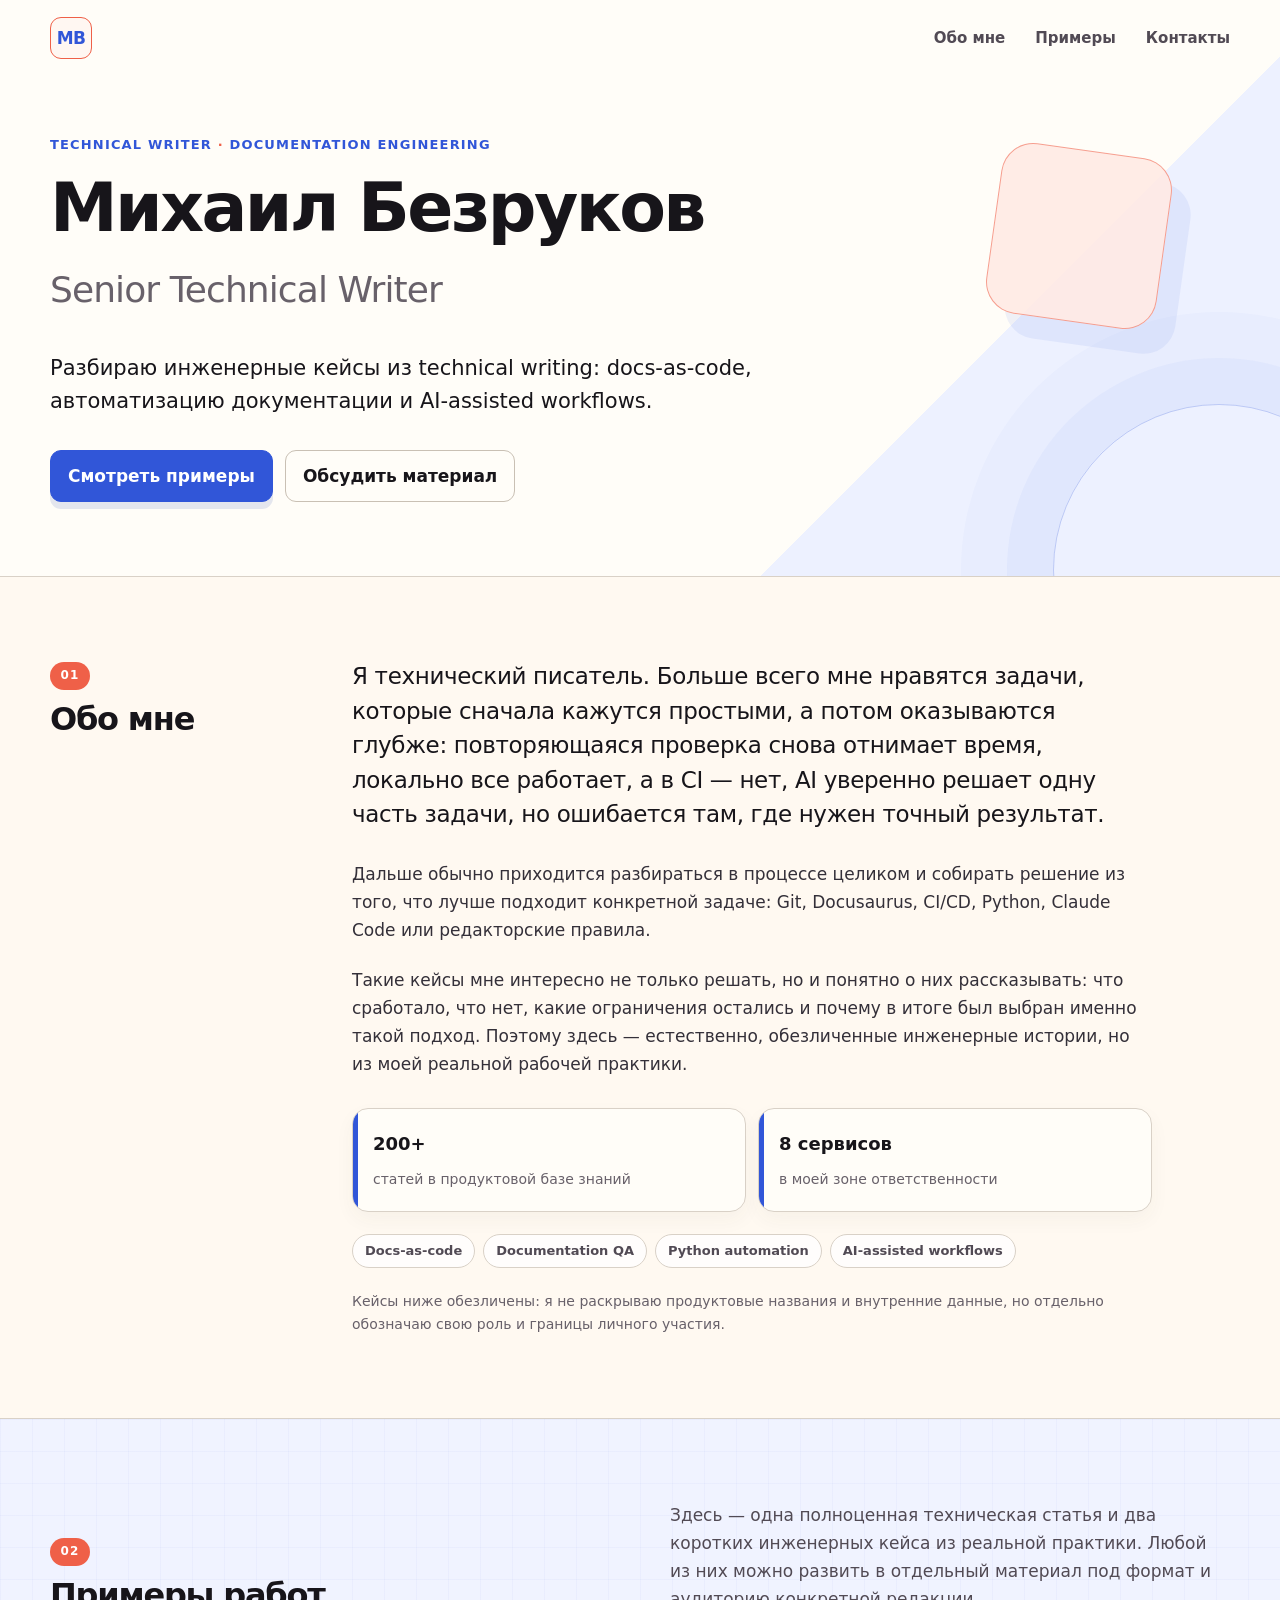
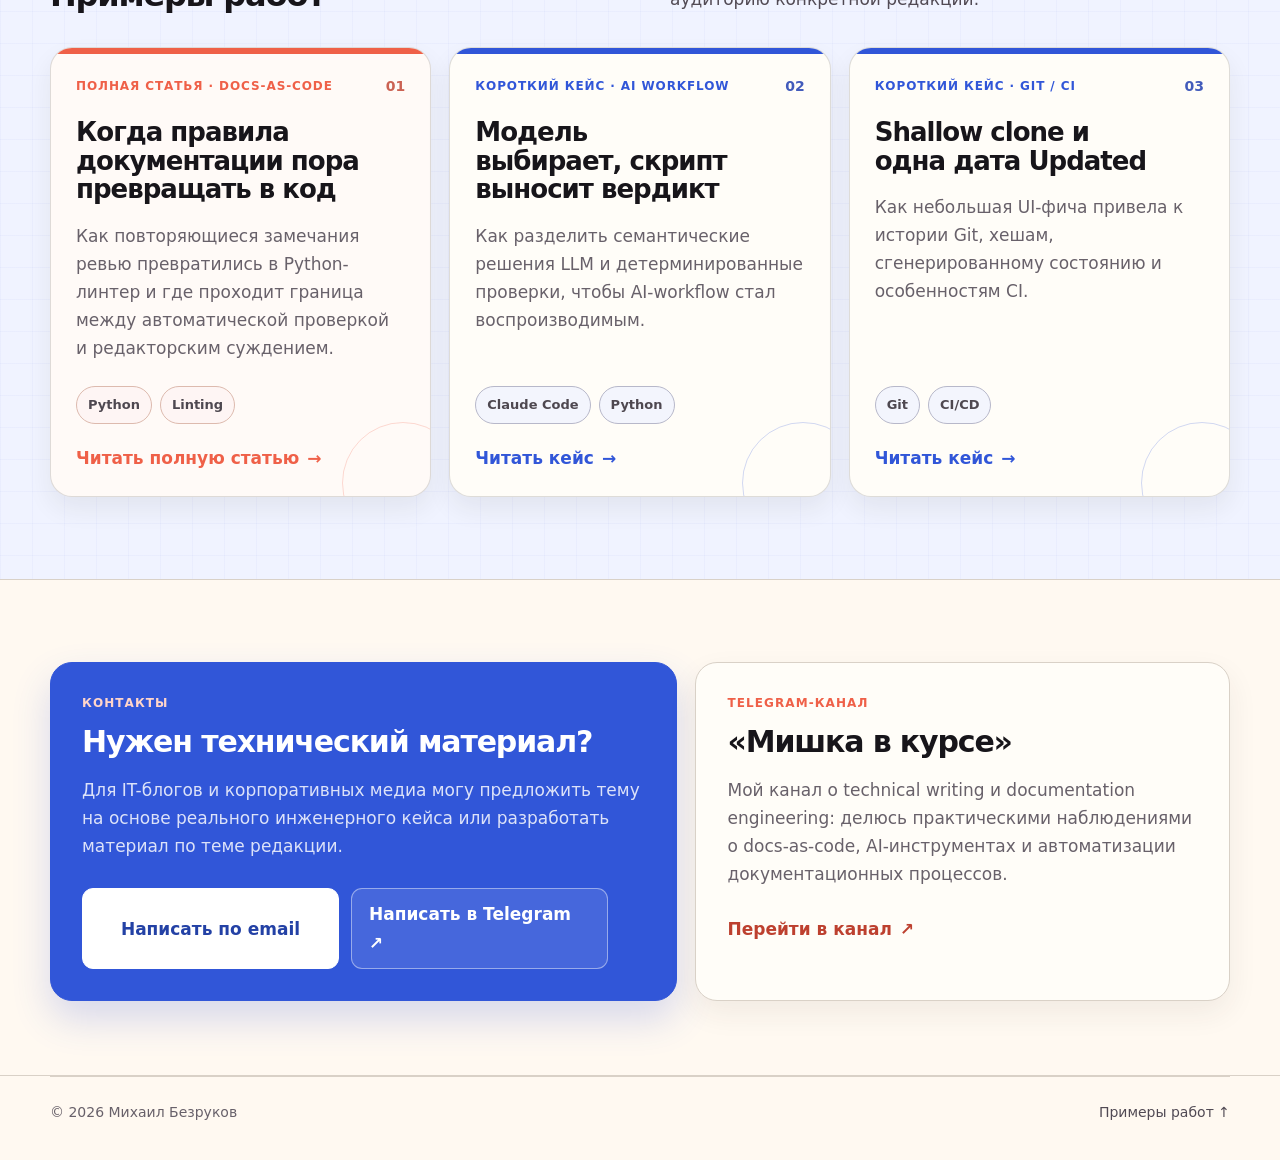
<file: index.html>
<!doctype html>
<html lang="ru">
<head>
  <meta charset="utf-8">
  <meta name="viewport" content="width=device-width, initial-scale=1">
  <meta name="description" content="Портфолио Михаила Безрукова, Senior Technical Writer: docs-as-code, автоматизация документации, AI-assisted workflows, Git, CI/CD и Python.">
  <meta name="author" content="Mikhail Bezrukov">
  <meta name="robots" content="index, follow">
  <meta property="og:title" content="Михаил Безруков — Senior Technical Writer">
  <meta property="og:description" content="Инженерные кейсы из technical writing: docs-as-code, автоматизация документации и AI-assisted workflows.">
  <meta property="og:type" content="website">
  <meta property="og:url" content="https://mikhail-bezrukov-tw.github.io/technical-writing-samples-ru/">
  <meta property="og:locale" content="ru_RU">
  <meta name="twitter:card" content="summary">
  <title>Михаил Безруков — Senior Technical Writer</title>
  <link rel="canonical" href="https://mikhail-bezrukov-tw.github.io/technical-writing-samples-ru/">
  <link rel="stylesheet" href="styles.css?v=20261003-1">
</head>
<body id="top">
  <header class="hero">
    <div class="wrap">
      <nav class="topnav" aria-label="Основная навигация">
        <span class="brand" aria-label="Михаил Безруков">MB</span>
        <div class="nav-links">
          <a href="#about">Обо мне</a>
          <a href="#samples">Примеры</a>
          <a href="#contact">Контакты</a>
        </div>
      </nav>

      <div class="hero-inner">
        <p class="eyebrow">Technical Writer <span class="eyebrow-dot">·</span> Documentation Engineering</p>
        <h1>Михаил Безруков</h1>
        <p class="role">Senior Technical Writer</p>

        <p class="lead">
          Разбираю инженерные кейсы из technical writing: docs-as-code,
          автоматизацию документации и AI-assisted workflows.
        </p>

        <div class="hero-actions">
          <a class="button" href="#samples">Смотреть примеры</a>
          <a class="button secondary" href="#contact">Обсудить материал</a>
        </div>
      </div>
    </div>
  </header>

  <main>
    <section id="about" class="section">
      <div class="wrap section-grid">
        <div class="section-label">
          <span>01</span>
          <h2>Обо мне</h2>
        </div>

        <div class="about">
          <p class="about-lead">
            Я технический писатель. Больше всего мне нравятся задачи, которые сначала кажутся простыми,
            а потом оказываются глубже: повторяющаяся проверка снова отнимает время,
            локально все работает, а в CI — нет, AI уверенно решает одну часть задачи,
            но ошибается там, где нужен точный результат.
          </p>
          <p>
            Дальше обычно приходится разбираться в процессе целиком и собирать решение из того,
            что лучше подходит конкретной задаче: Git, Docusaurus, CI/CD, Python, Claude Code
            или редакторские правила.
          </p>
          <p>
            Такие кейсы мне интересно не только решать, но и понятно о них рассказывать:
            что сработало, что нет, какие ограничения остались и почему в итоге был выбран именно такой подход.
            Поэтому здесь — естественно, обезличенные инженерные истории, но из моей реальной рабочей практики.
          </p>

          <div class="proof-grid" aria-label="Ключевые факты об опыте">
            <div class="proof">
              <strong>200+</strong>
              <span>статей в продуктовой базе знаний</span>
            </div>
            <div class="proof">
              <strong>8 сервисов</strong>
              <span>в моей зоне ответственности</span>
            </div>
          </div>

          <div class="expertise-row" aria-label="Основные компетенции">
            <span class="expertise-pill">Docs-as-code</span>
            <span class="expertise-pill">Documentation QA</span>
            <span class="expertise-pill">Python automation</span>
            <span class="expertise-pill">AI-assisted workflows</span>
          </div>

          <p class="about-note">
            Кейсы ниже обезличены: я не раскрываю продуктовые названия и внутренние данные,
            но отдельно обозначаю свою роль и границы личного участия.
          </p>
        </div>
      </div>
    </section>

    <section id="samples" class="section">
      <div class="wrap">
        <div class="section-heading">
          <div class="section-label">
            <span>02</span>
            <h2>Примеры работ</h2>
          </div>
          <p>
            Здесь — одна полноценная техническая статья и два коротких инженерных кейса из реальной практики.
            Любой из них можно развить в отдельный материал под формат и аудиторию конкретной редакции.
          </p>
        </div>

        <div class="grid">
          <a class="card featured-card" href="samples/docs-linter.html">
            <div class="card-top">
              <div class="card-kicker">Полная статья · Docs-as-code</div>
              <div class="card-number">01</div>
            </div>
            <h3>Когда правила документации пора превращать в код</h3>
            <p>
              Как повторяющиеся замечания ревью превратились в Python-линтер
              и где проходит граница между автоматической проверкой и редакторским суждением.
            </p>
            <div class="tags">
              <span class="tag">Python</span>
              <span class="tag">Linting</span>
            </div>
            <div class="card-link">Читать полную статью <span>→</span></div>
          </a>

          <a class="card short-card" href="samples/ai-workflow.html">
            <div class="card-top">
              <div class="card-kicker">Короткий кейс · AI workflow</div>
              <div class="card-number">02</div>
            </div>
            <h3>Модель выбирает, скрипт выносит вердикт</h3>
            <p>
              Как разделить семантические решения LLM и детерминированные проверки,
              чтобы AI-workflow стал воспроизводимым.
            </p>
            <div class="tags">
              <span class="tag">Claude Code</span>
              <span class="tag">Python</span>
            </div>
            <div class="card-link">Читать кейс <span>→</span></div>
          </a>

          <a class="card short-card" href="samples/updated-date.html">
            <div class="card-top">
              <div class="card-kicker">Короткий кейс · Git / CI</div>
              <div class="card-number">03</div>
            </div>
            <h3>Shallow clone и одна дата Updated</h3>
            <p>
              Как небольшая UI-фича привела к истории Git, хешам,
              сгенерированному состоянию и особенностям CI.
            </p>
            <div class="tags">
              <span class="tag">Git</span>
              <span class="tag">CI/CD</span>
            </div>
            <div class="card-link">Читать кейс <span>→</span></div>
          </a>
        </div>
      </div>
    </section>

    <section id="contact" class="section section-last">
      <div class="wrap bottom-grid">
        <article class="cta-card cta-accent">
          <p class="cta-kicker">Контакты</p>
          <h2>Нужен технический материал?</h2>
          <p>
            Для IT-блогов и корпоративных медиа могу предложить тему на&nbsp;основе реального
            инженерного кейса или разработать материал по&nbsp;теме редакции.
          </p>
          <div class="contact-box">
            <div class="contact-option">
              <a class="button" href="mailto:snail7070@gmail.com">Написать по email</a>
            </div>
            <div class="contact-option">
              <a class="button secondary" href="https://t.me/el_miguel" target="_blank" rel="noreferrer">
                Написать в Telegram ↗
              </a>
            </div>
          </div>
        </article>

        <article class="cta-card">
          <p class="cta-kicker">Telegram-канал</p>
          <h2>«Мишка в курсе»</h2>
          <p>
            Мой канал о technical writing и documentation engineering:
            делюсь практическими наблюдениями о docs-as-code, AI-инструментах
            и автоматизации документационных процессов.
          </p>
          <a class="text-link" href="https://t.me/mishka_v_kurse" target="_blank" rel="noreferrer">
            Перейти в канал <span>↗</span>
          </a>
        </article>
      </div>
    </section>
  </main>

  <footer>
    <div class="wrap footer-inner">
      <span>© 2026 Михаил Безруков</span>
      <a href="#samples">Примеры работ ↑</a>
    </div>
  </footer>
</body>
</html>
</file>
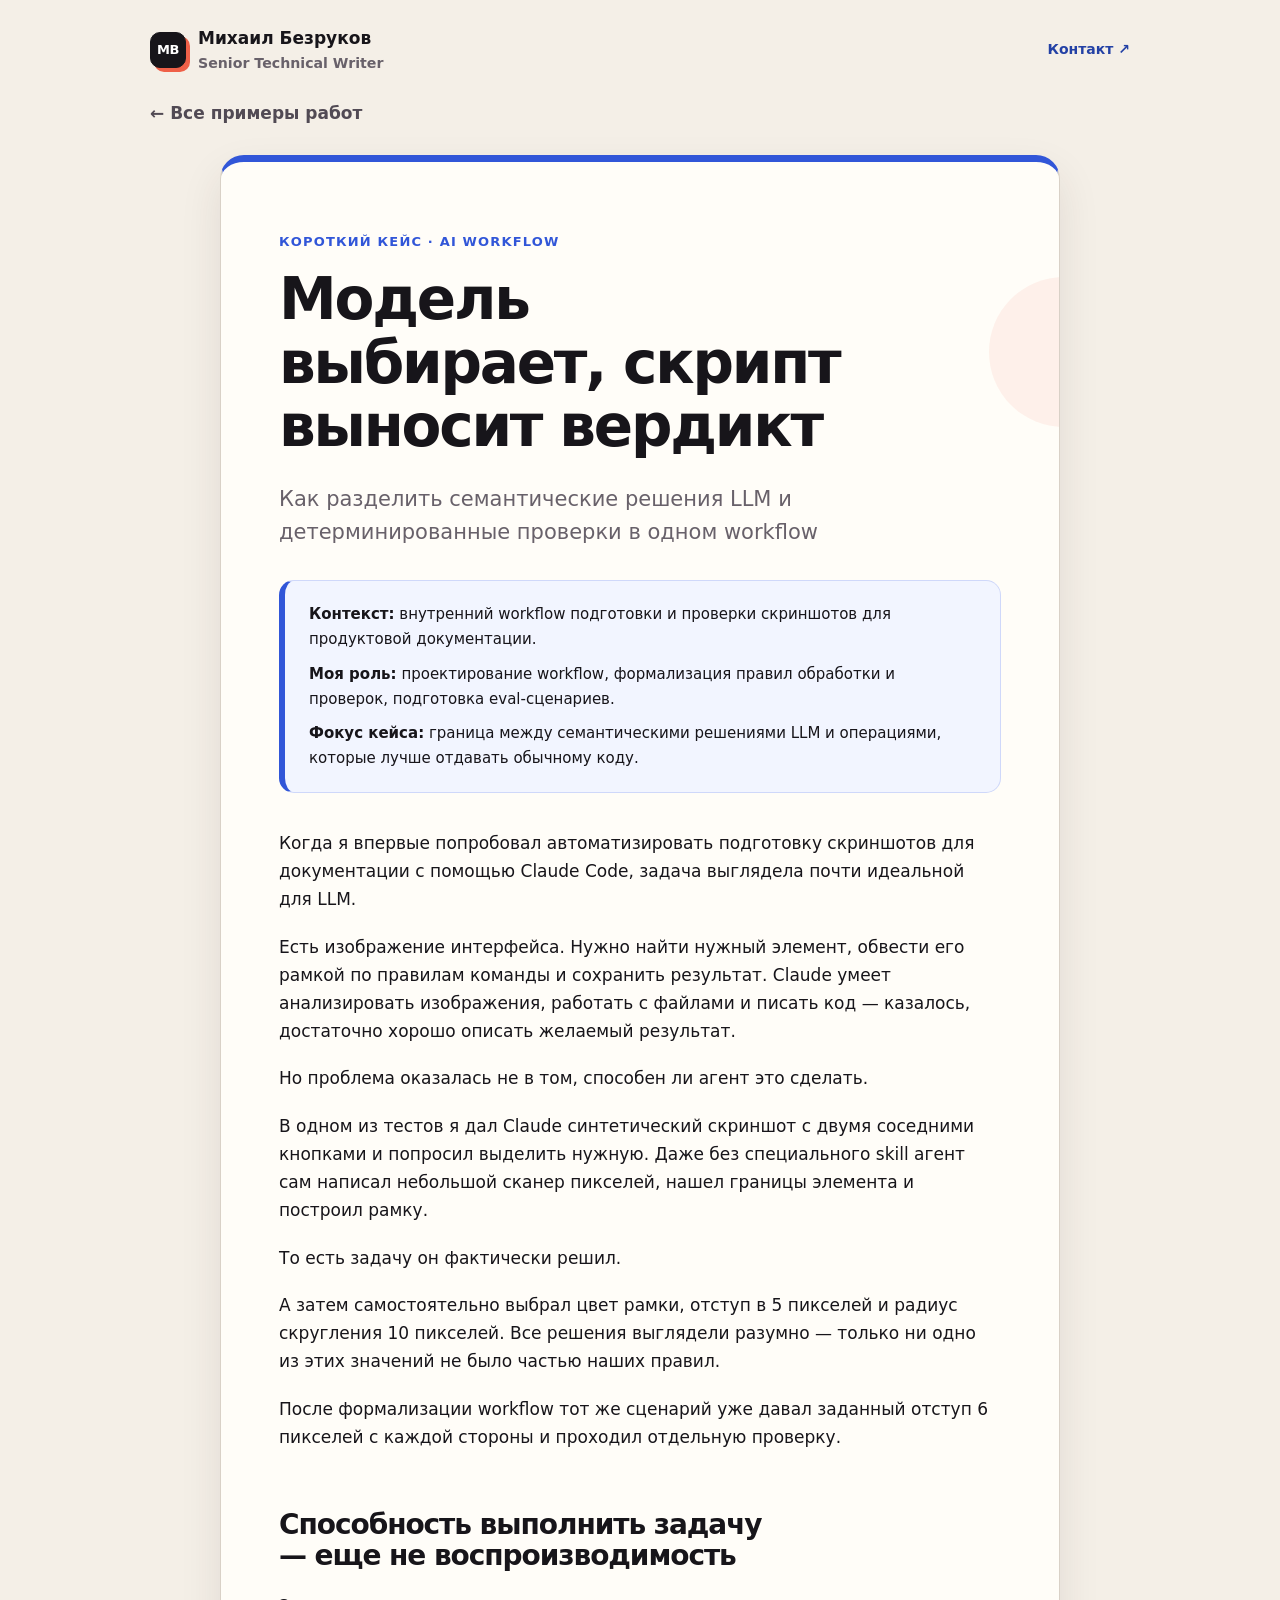
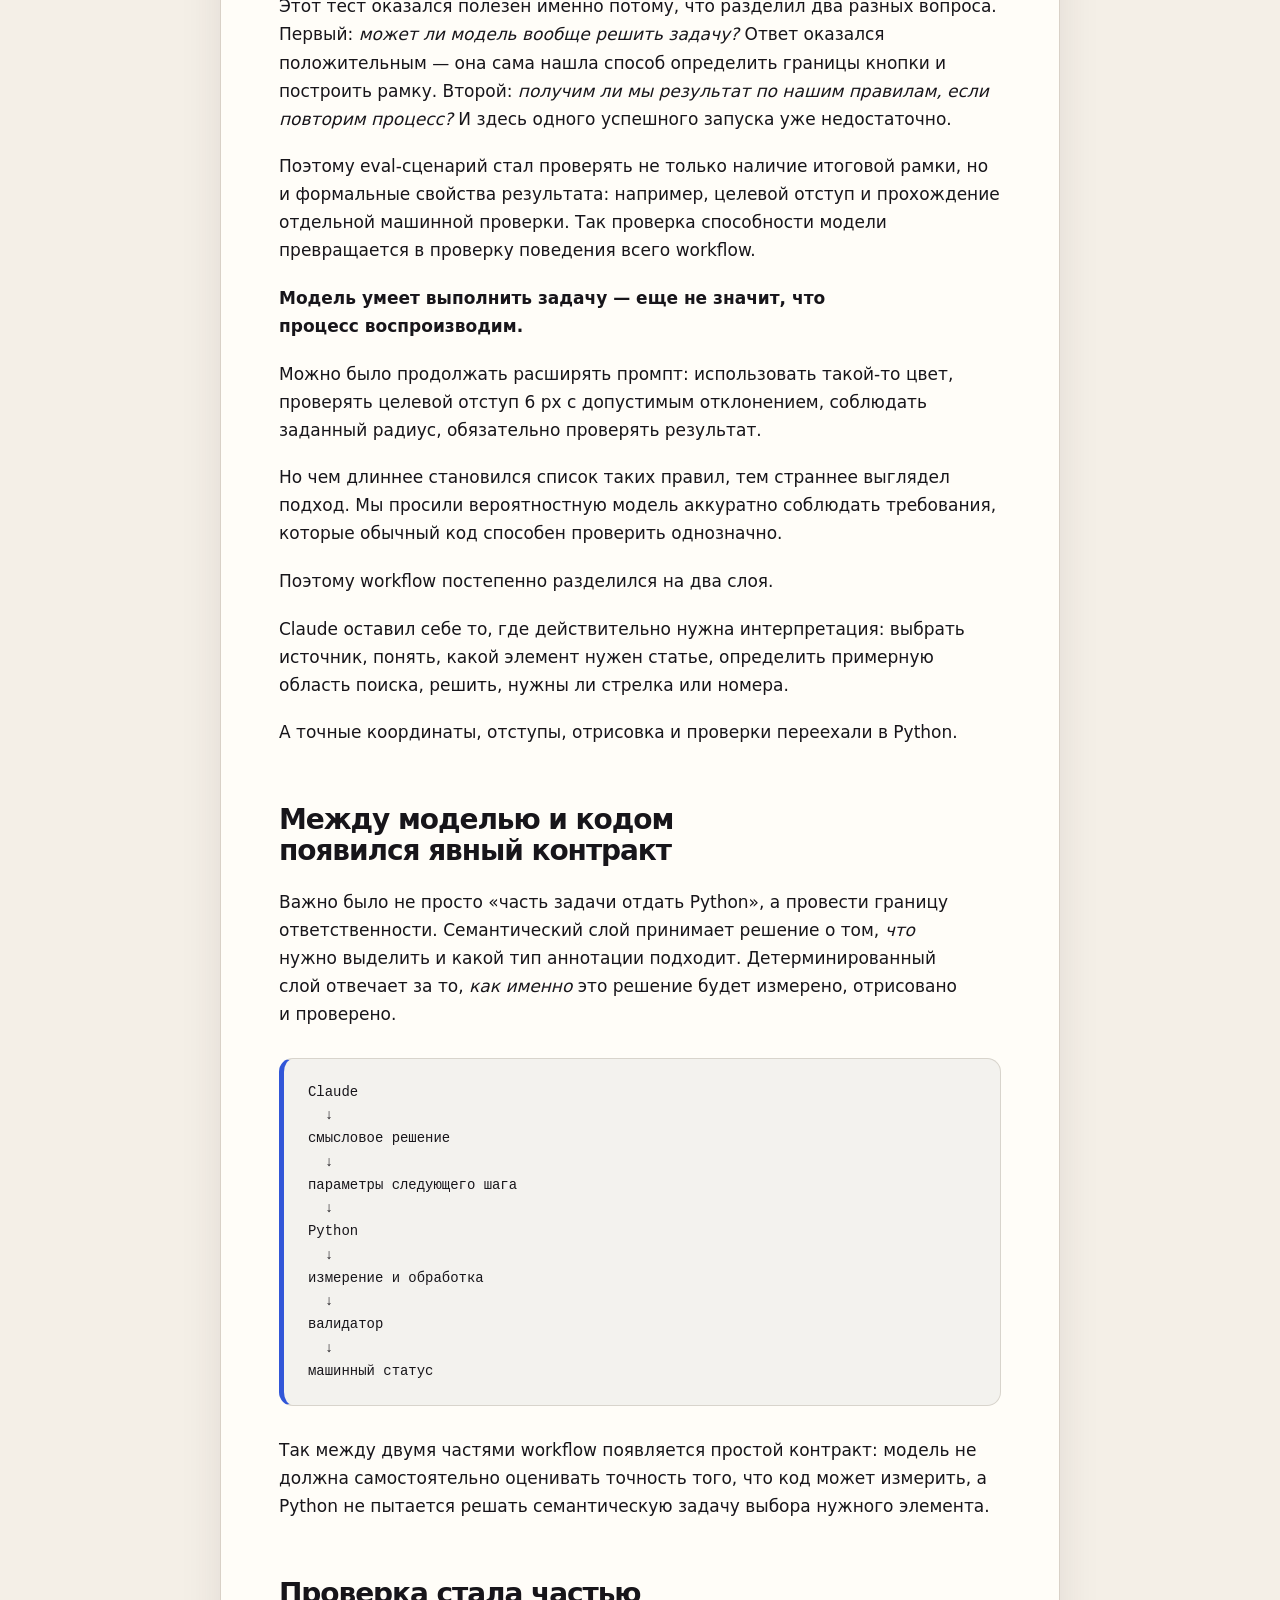
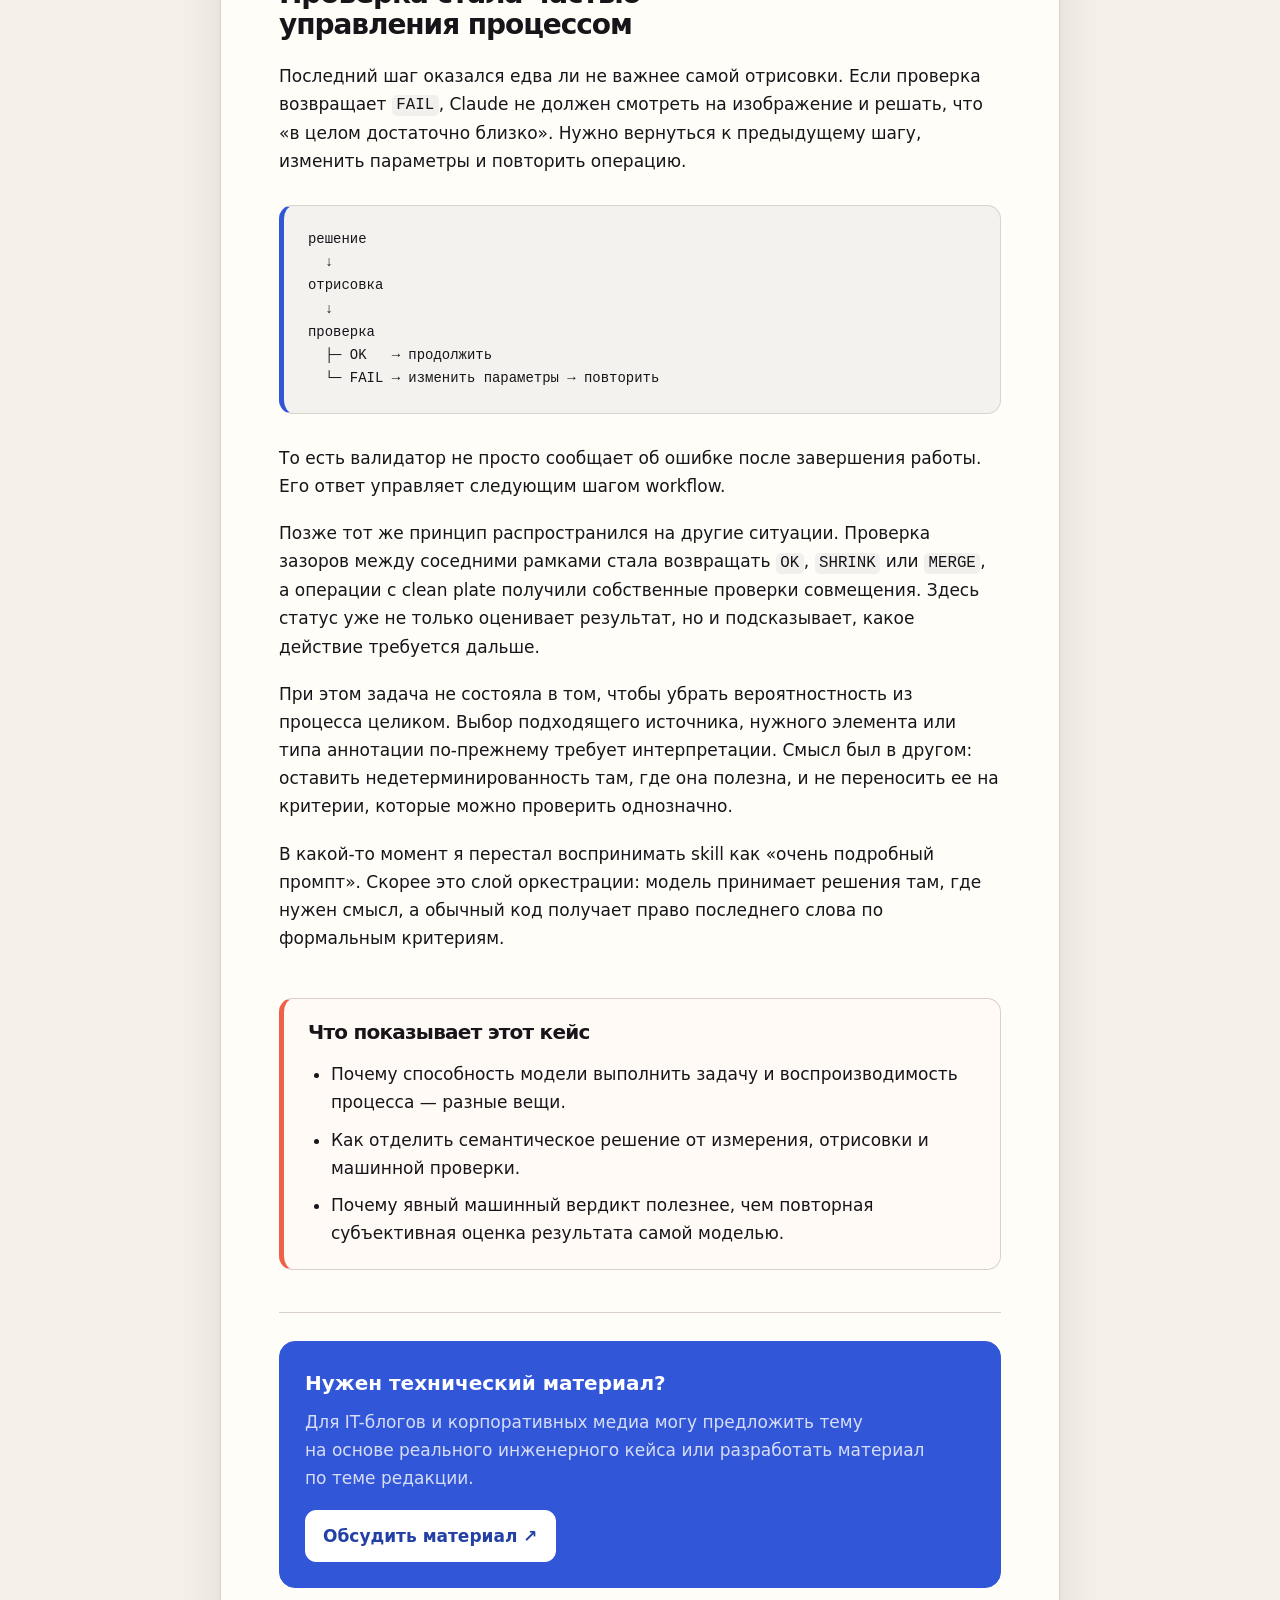
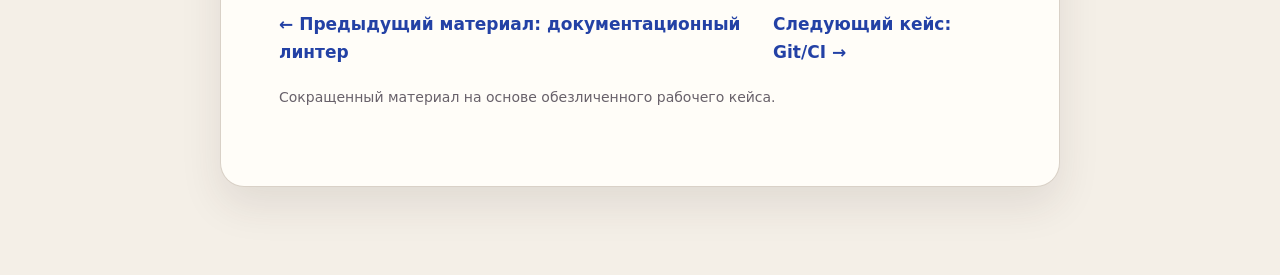
<file: samples/ai-workflow.html>
<!doctype html>
<html lang="ru">
<head>
  <meta charset="utf-8">
  <meta name="viewport" content="width=device-width, initial-scale=1">
  <meta name="description" content="Как разделить семантические решения LLM и детерминированные проверки, чтобы повысить воспроизводимость AI-workflow.">
  <meta name="author" content="Mikhail Bezrukov">
  <meta name="robots" content="index, follow">
  <meta property="og:title" content="Модель выбирает, скрипт выносит вердикт — Михаил Безруков">
  <meta property="og:description" content="Как разделить семантические решения LLM и детерминированные проверки, чтобы повысить воспроизводимость AI-workflow.">
  <meta property="og:type" content="article">
  <meta property="og:url" content="https://mikhail-bezrukov-tw.github.io/technical-writing-samples-ru/samples/ai-workflow.html">
  <meta property="og:locale" content="ru_RU">
  <meta name="twitter:card" content="summary">
  <title>Модель выбирает, скрипт выносит вердикт — Михаил Безруков</title>
  <link rel="canonical" href="https://mikhail-bezrukov-tw.github.io/technical-writing-samples-ru/samples/ai-workflow.html">
  <link rel="stylesheet" href="../styles.css?v=20261003-1">
</head>
<body>
  <div class="article-shell">
    <header class="article-masthead">
      <a class="article-author" href="../index.html">
        <span class="article-author-mark">MB</span>
        <span>Михаил Безруков<small>Senior Technical Writer</small></span>
      </a>
      <a class="article-contact" href="https://t.me/el_miguel" target="_blank" rel="noreferrer">Контакт ↗</a>
    </header>
    <div class="article-top">
      <a class="back" href="../index.html#samples">← Все примеры работ</a>
    </div>
  </div>

  <article class="article">
    <p class="eyebrow">Короткий кейс · AI workflow</p>
    <h1>Модель выбирает, скрипт выносит вердикт</h1>
    <p class="subtitle">Как разделить семантические решения LLM и детерминированные проверки в одном workflow</p>

    <div class="case-context">
      <p><strong>Контекст:</strong> внутренний workflow подготовки и проверки скриншотов для продуктовой документации.</p>
      <p><strong>Моя роль:</strong> проектирование workflow, формализация правил обработки и проверок, подготовка eval-сценариев.</p>
      <p><strong>Фокус кейса:</strong> граница между семантическими решениями LLM и операциями, которые лучше отдавать обычному коду.</p>
    </div>

    <p>Когда я впервые попробовал автоматизировать подготовку скриншотов для документации с помощью Claude Code, задача выглядела почти идеальной для LLM.</p>

    <p>Есть изображение интерфейса. Нужно найти нужный элемент, обвести его рамкой по правилам команды и сохранить результат. Claude умеет анализировать изображения, работать с файлами и писать код — казалось, достаточно хорошо описать желаемый результат.</p>

    <p>Но проблема оказалась не в том, способен ли агент это сделать.</p>

    <p>В одном из тестов я дал Claude синтетический скриншот с двумя соседними кнопками и попросил выделить нужную. Даже без специального skill агент сам написал небольшой сканер пикселей, нашел границы элемента и построил рамку.</p>

    <p>То есть задачу он фактически решил.</p>

    <p>А затем самостоятельно выбрал цвет рамки, отступ в 5 пикселей и радиус скругления 10 пикселей. Все решения выглядели разумно — только ни одно из этих значений не было частью наших правил.</p>

    <p>После формализации workflow тот же сценарий уже давал заданный отступ 6 пикселей с каждой стороны и проходил отдельную проверку.</p>

    <h2>Способность выполнить задачу — еще не воспроизводимость</h2>

    <p>Этот тест оказался полезен именно потому, что разделил два разных вопроса. Первый: <em>может ли модель вообще решить задачу?</em> Ответ оказался положительным — она сама нашла способ определить границы кнопки и построить рамку. Второй: <em>получим ли мы результат по нашим правилам, если повторим процесс?</em> И здесь одного успешного запуска уже недостаточно.</p>

    <p>Поэтому eval-сценарий стал проверять не только наличие итоговой рамки, но и формальные свойства результата: например, целевой отступ и прохождение отдельной машинной проверки. Так проверка способности модели превращается в проверку поведения всего workflow.</p>

    <p><strong>Модель умеет выполнить задачу — еще не значит, что процесс воспроизводим.</strong></p>

    <p>Можно было продолжать расширять промпт: использовать такой-то цвет, проверять целевой отступ 6 px с допустимым отклонением, соблюдать заданный радиус, обязательно проверять результат.</p>

    <p>Но чем длиннее становился список таких правил, тем страннее выглядел подход. Мы просили вероятностную модель аккуратно соблюдать требования, которые обычный код способен проверить однозначно.</p>

    <p>Поэтому workflow постепенно разделился на два слоя.</p>

    <p>Claude оставил себе то, где действительно нужна интерпретация: выбрать источник, понять, какой элемент нужен статье, определить примерную область поиска, решить, нужны ли стрелка или номера.</p>

    <p>А точные координаты, отступы, отрисовка и проверки переехали в Python.</p>

    <h2>Между моделью и кодом появился явный контракт</h2>

    <p>Важно было не просто «часть задачи отдать Python», а провести границу ответственности. Семантический слой принимает решение о том, <em>что</em> нужно выделить и какой тип аннотации подходит. Детерминированный слой отвечает за то, <em>как именно</em> это решение будет измерено, отрисовано и проверено.</p>

<pre><code>Claude
  ↓
смысловое решение
  ↓
параметры следующего шага
  ↓
Python
  ↓
измерение и обработка
  ↓
валидатор
  ↓
машинный статус</code></pre>

    <p>Так между двумя частями workflow появляется простой контракт: модель не должна самостоятельно оценивать точность того, что код может измерить, а Python не пытается решать семантическую задачу выбора нужного элемента.</p>

    <h2>Проверка стала частью управления процессом</h2>

    <p>Последний шаг оказался едва ли не важнее самой отрисовки. Если проверка возвращает <code>FAIL</code>, Claude не должен смотреть на изображение и решать, что «в целом достаточно близко». Нужно вернуться к предыдущему шагу, изменить параметры и повторить операцию.</p>

<pre><code>решение
  ↓
отрисовка
  ↓
проверка
  ├─ OK   → продолжить
  └─ FAIL → изменить параметры → повторить</code></pre>

    <p>То есть валидатор не просто сообщает об ошибке после завершения работы. Его ответ управляет следующим шагом workflow.</p>

    <p>Позже тот же принцип распространился на другие ситуации. Проверка зазоров между соседними рамками стала возвращать <code>OK</code>, <code>SHRINK</code> или <code>MERGE</code>, а операции с clean plate получили собственные проверки совмещения. Здесь статус уже не только оценивает результат, но и подсказывает, какое действие требуется дальше.</p>

    <p>При этом задача не состояла в том, чтобы убрать вероятностность из процесса целиком. Выбор подходящего источника, нужного элемента или типа аннотации по-прежнему требует интерпретации. Смысл был в другом: оставить недетерминированность там, где она полезна, и не переносить ее на критерии, которые можно проверить однозначно.</p>

    <p>В какой-то момент я перестал воспринимать skill как «очень подробный промпт». Скорее это слой оркестрации: модель принимает решения там, где нужен смысл, а обычный код получает право последнего слова по формальным критериям.</p>

    <div class="sample-note">
      <h2>Что показывает этот кейс</h2>
      <ul>
        <li>Почему способность модели выполнить задачу и воспроизводимость процесса — разные вещи.</li>
        <li>Как отделить семантическое решение от измерения, отрисовки и машинной проверки.</li>
        <li>Почему явный машинный вердикт полезнее, чем повторная субъективная оценка результата самой моделью.</li>
      </ul>
    </div>

    <div class="article-footer">
      <div class="article-footer-cta">
        <strong>Нужен технический материал?</strong>
        <p>Для IT-блогов и корпоративных медиа могу предложить тему на&nbsp;основе реального инженерного кейса или разработать материал по&nbsp;теме редакции.</p>
        <a class="button" href="https://t.me/el_miguel" target="_blank" rel="noreferrer">Обсудить материал ↗</a>
      </div>
      <div class="article-next">
        <a href="docs-linter.html">← Предыдущий материал: документационный линтер</a>
        <a href="updated-date.html">Следующий кейс: Git/CI →</a>
      </div>
      <p class="meta">Сокращенный материал на основе обезличенного рабочего кейса.</p>
    </div>
  </article>
</body>
</html>
</file>
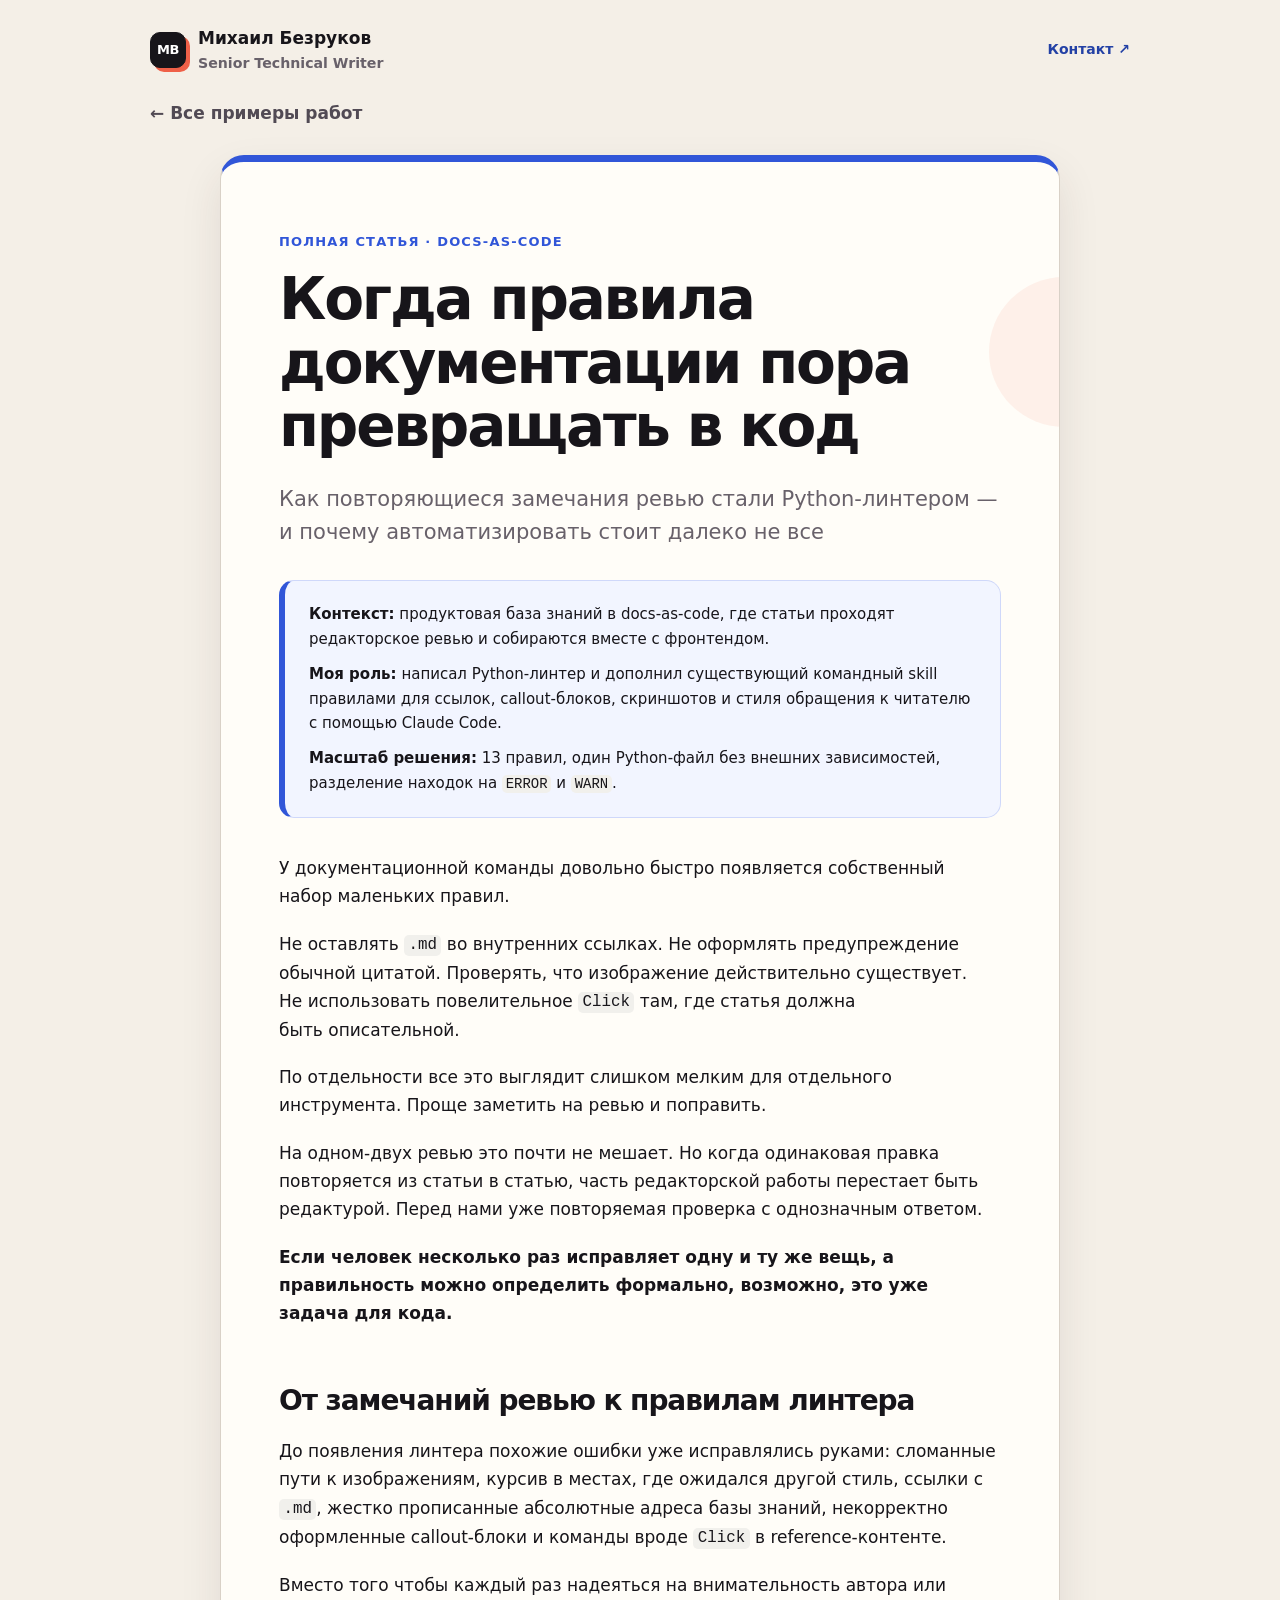
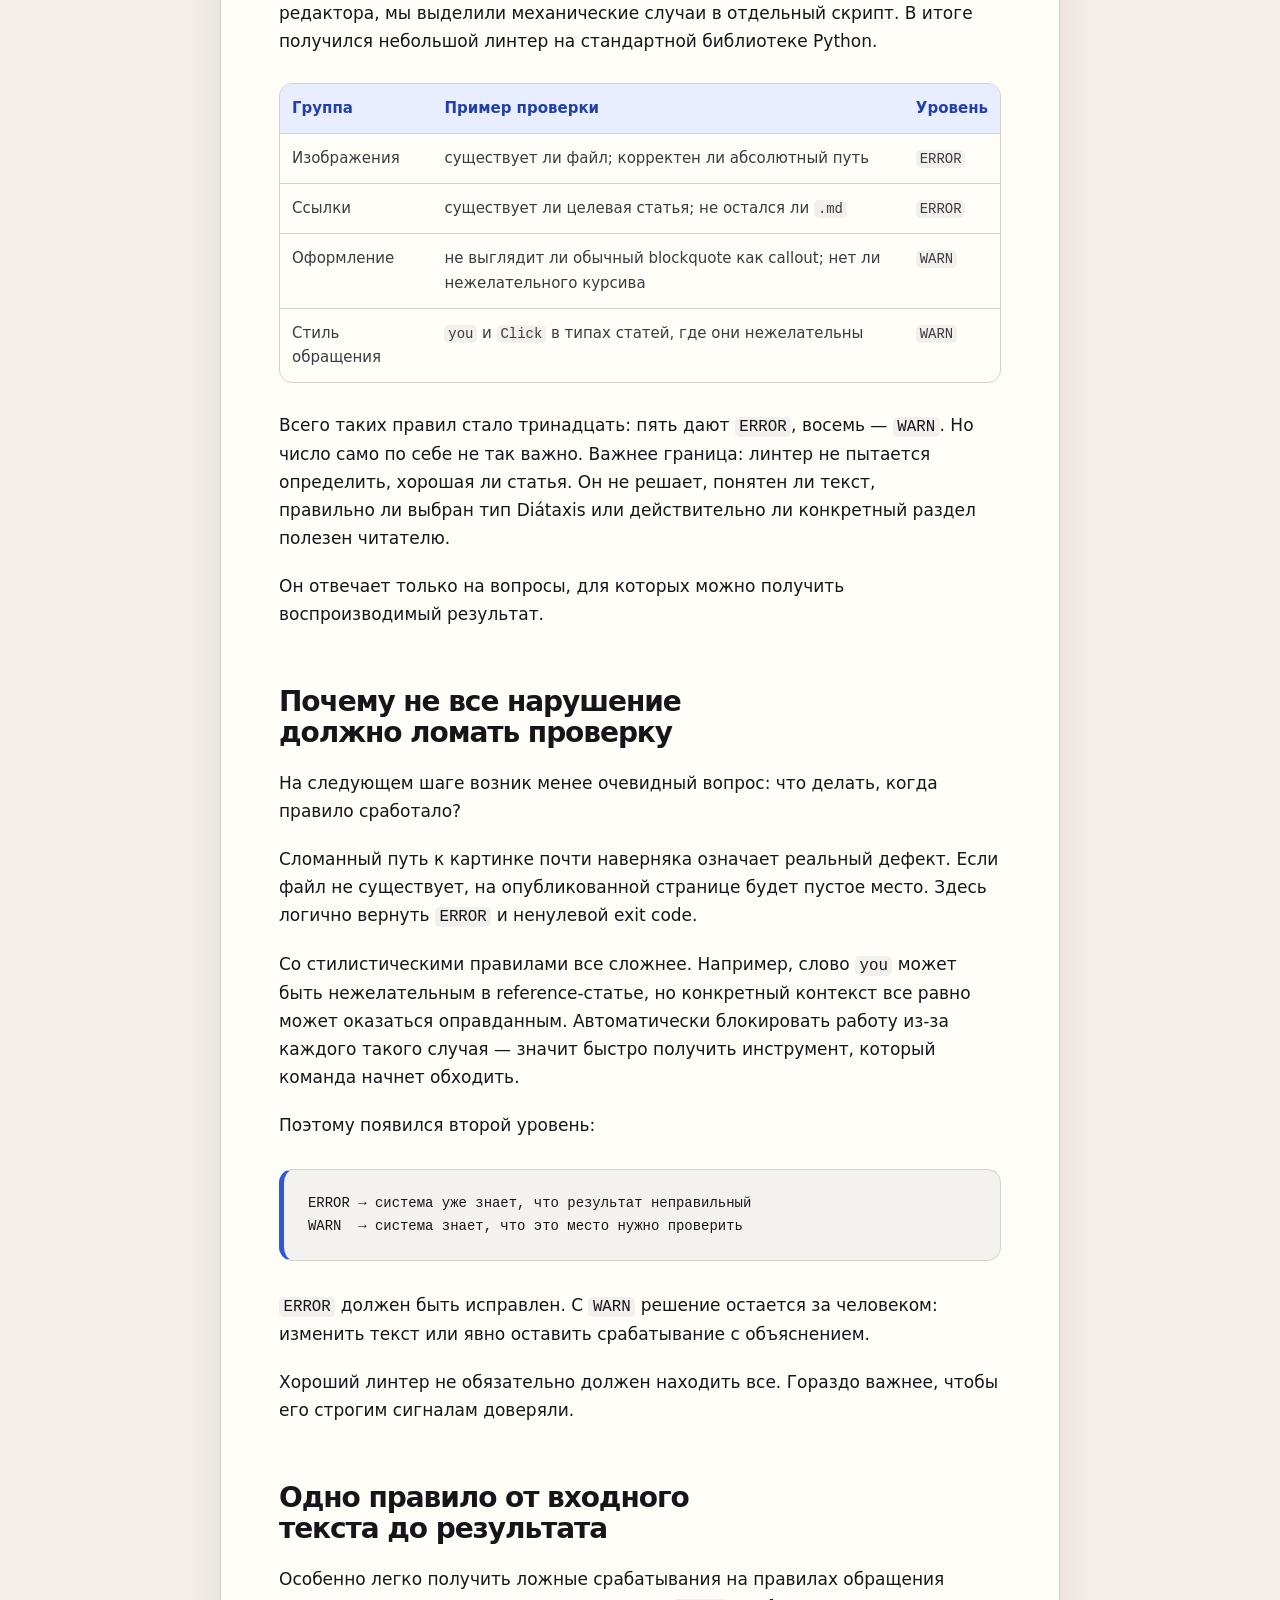
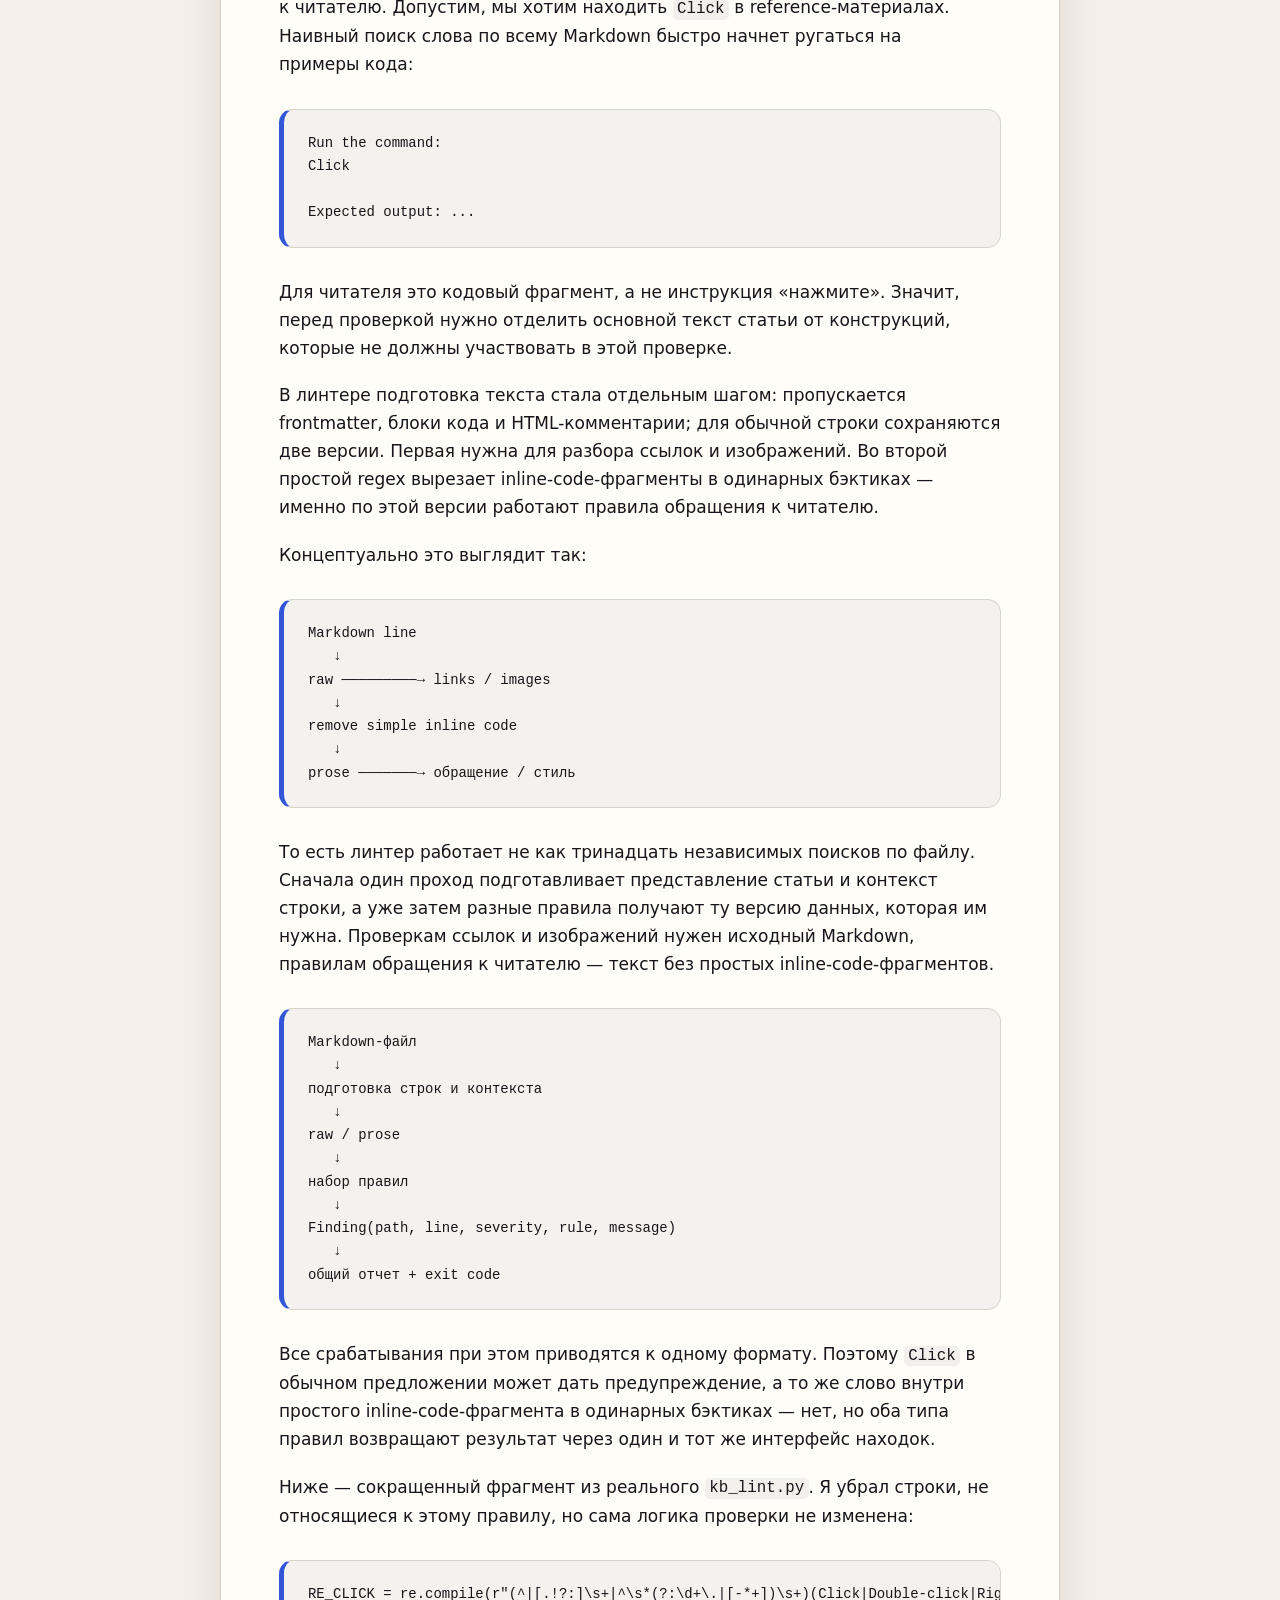
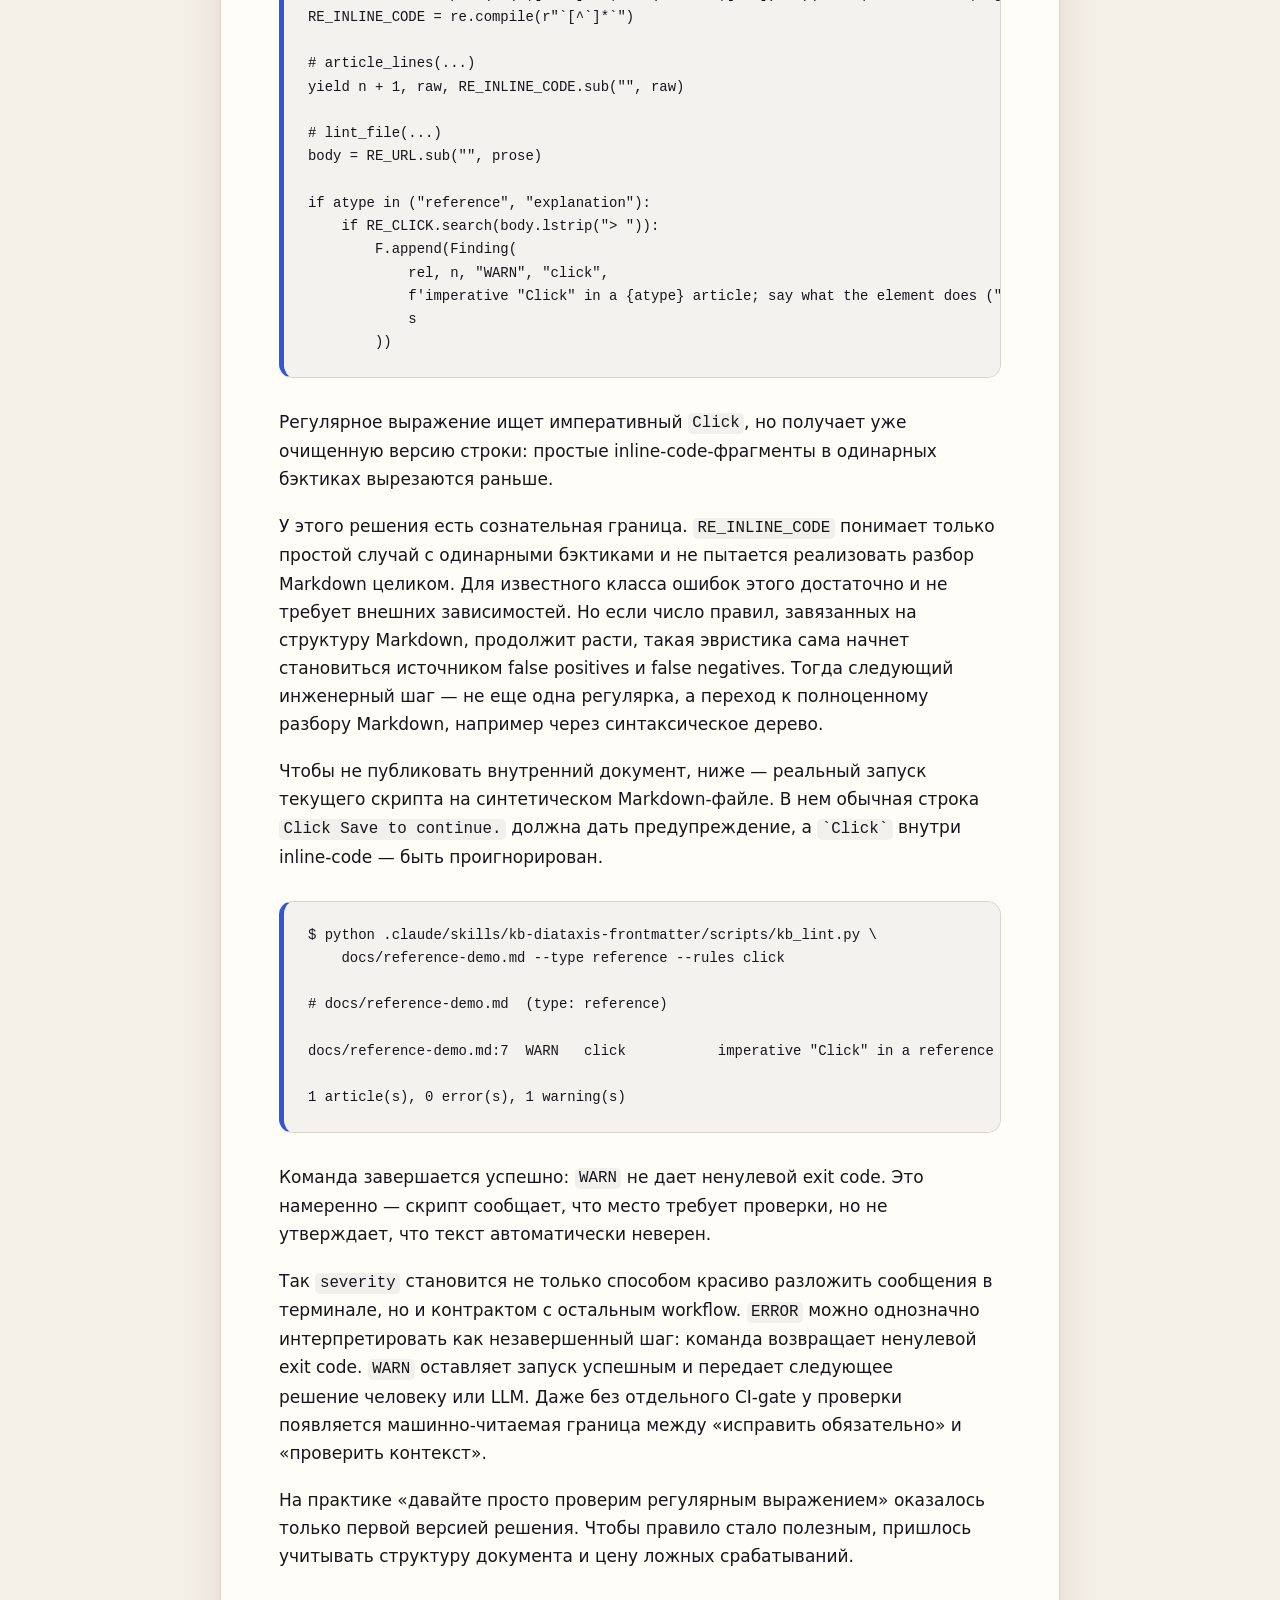
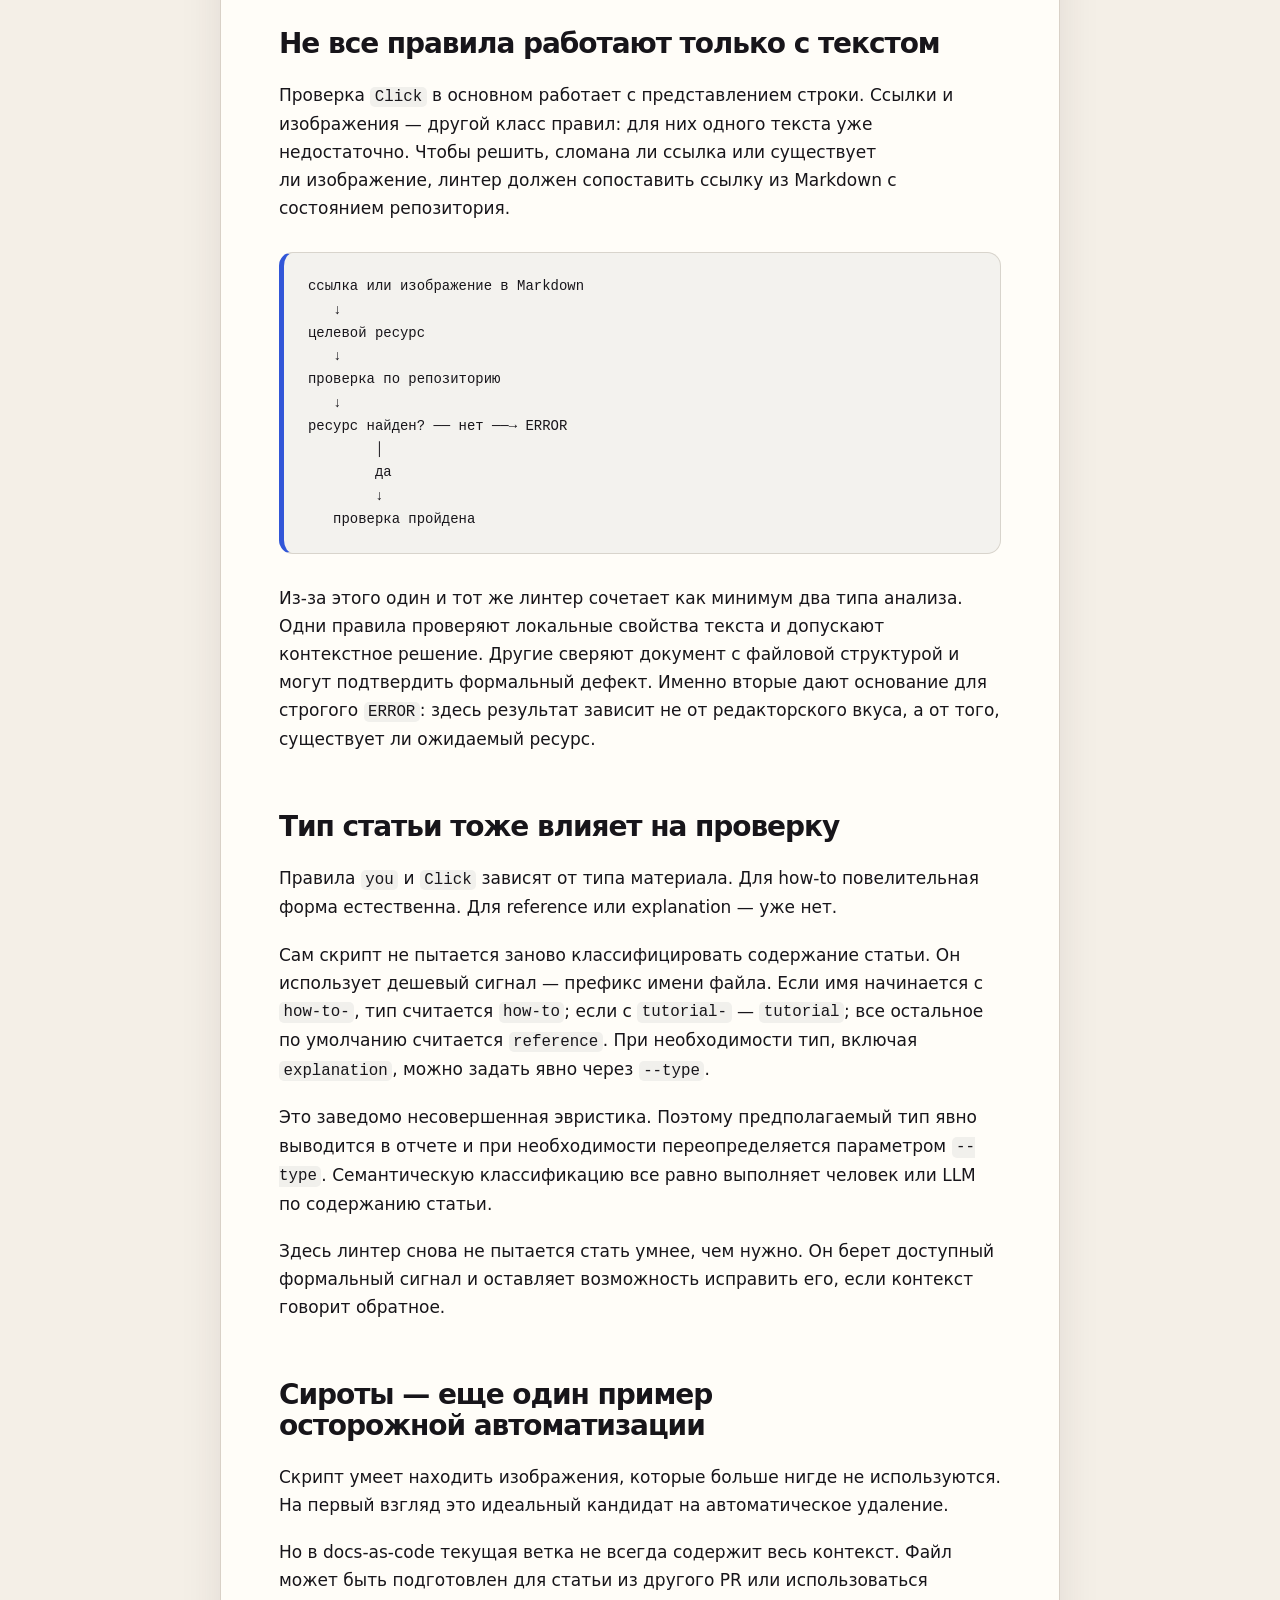
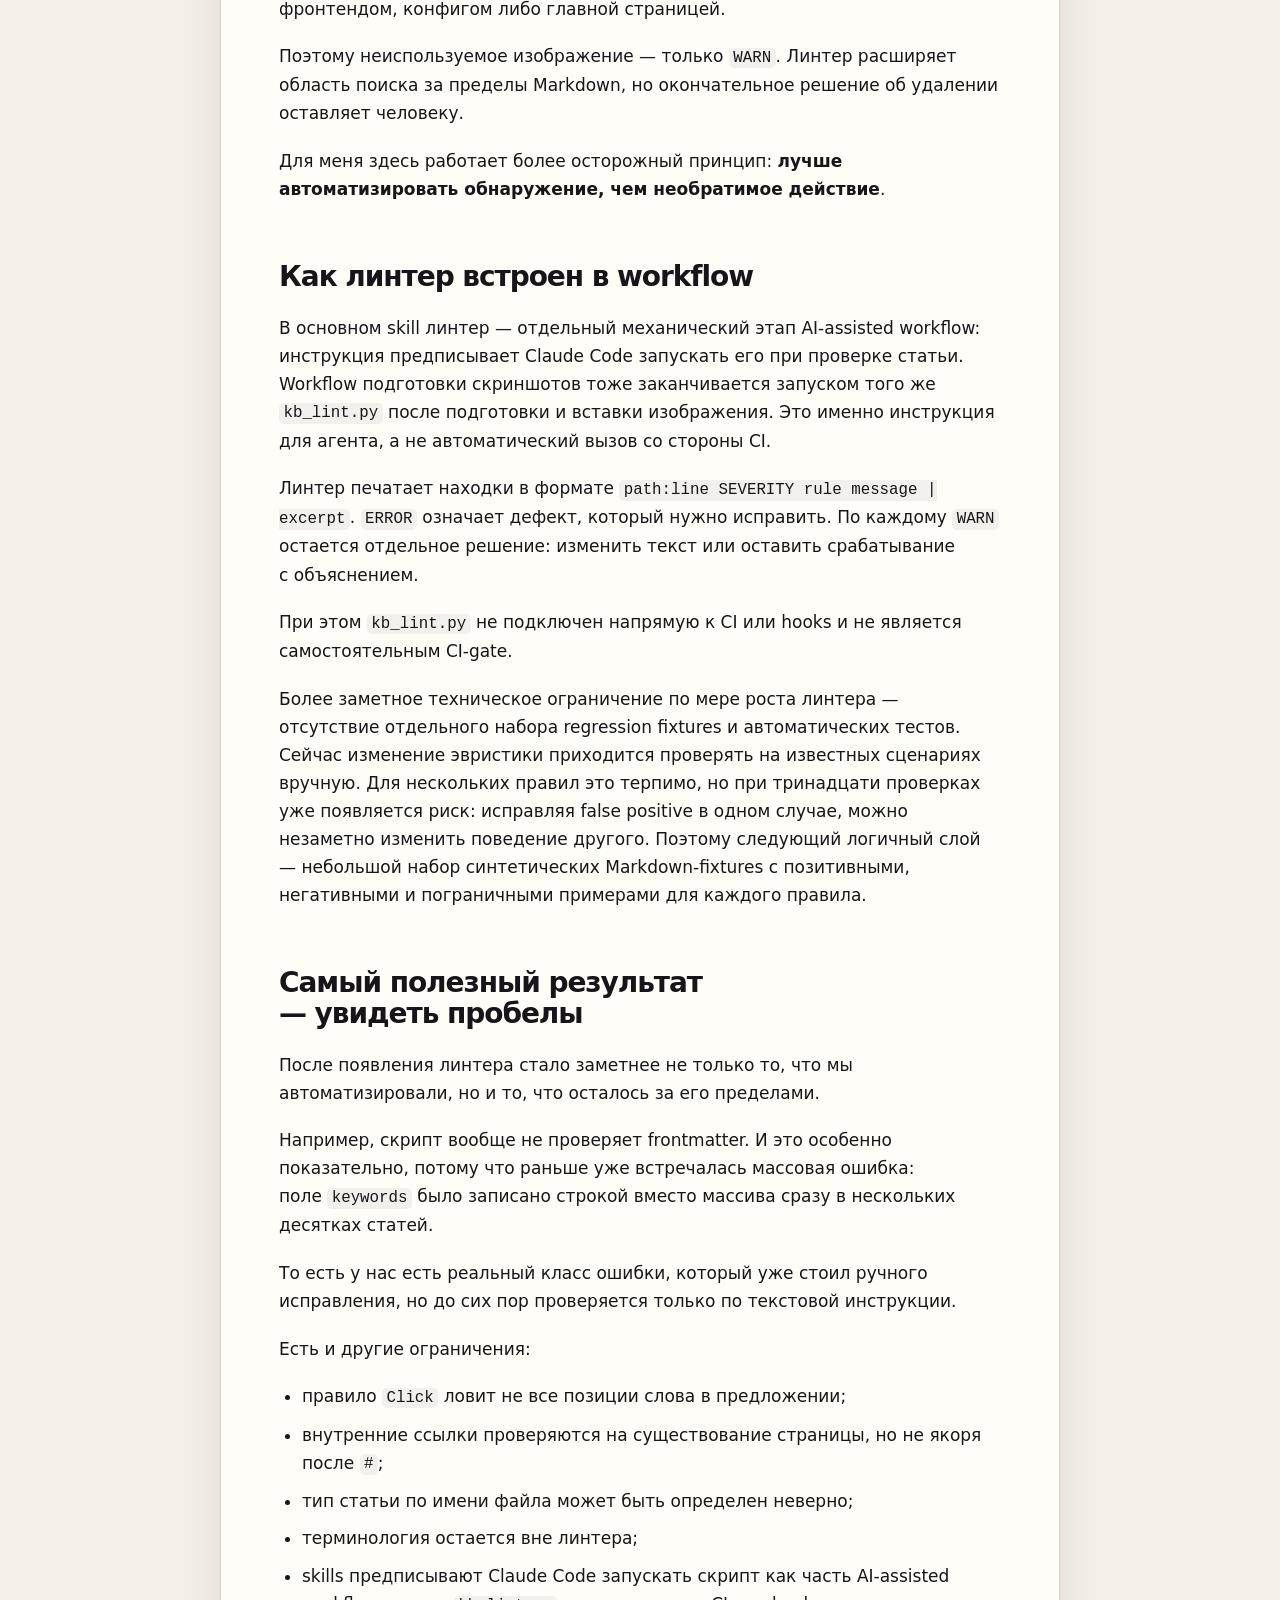
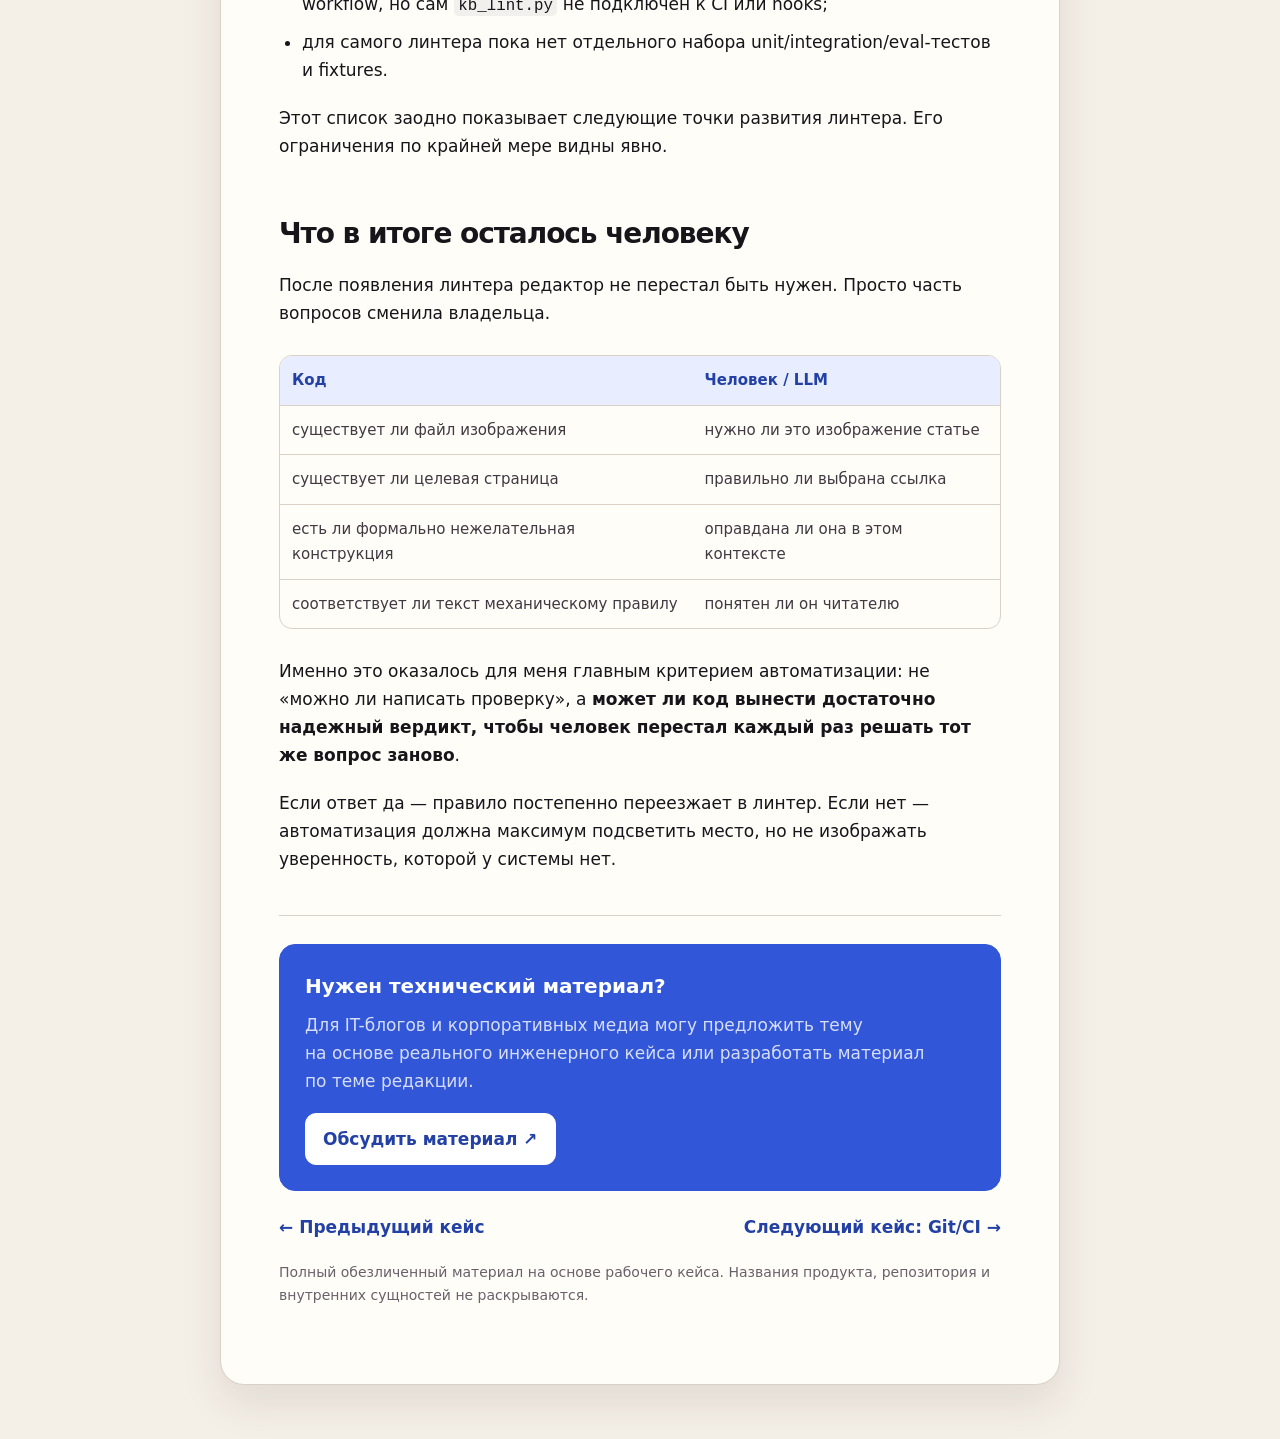
<file: samples/docs-linter.html>
<!doctype html>
<html lang="ru">
<head>
  <meta charset="utf-8">
  <meta name="viewport" content="width=device-width, initial-scale=1">
  <meta name="description" content="Как повторяющиеся замечания ревью превратились в Python-линтер и где проходит граница между автоматической проверкой и редакторским суждением.">
  <meta name="author" content="Mikhail Bezrukov">
  <meta name="robots" content="index, follow">
  <meta property="og:title" content="Когда правила документации пора превращать в код — Михаил Безруков">
  <meta property="og:description" content="Полная статья о том, как повторяющиеся замечания ревью превратились в 13 правил Python-линтера.">
  <meta property="og:type" content="article">
  <meta property="og:url" content="https://mikhail-bezrukov-tw.github.io/technical-writing-samples-ru/samples/docs-linter.html">
  <meta property="og:locale" content="ru_RU">
  <meta name="twitter:card" content="summary">
  <title>Когда правила документации пора превращать в код — Михаил Безруков</title>
  <link rel="canonical" href="https://mikhail-bezrukov-tw.github.io/technical-writing-samples-ru/samples/docs-linter.html">
  <link rel="stylesheet" href="../styles.css?v=20261003-1">
</head>
<body>
  <div class="article-shell">
    <header class="article-masthead">
      <a class="article-author" href="../index.html">
        <span class="article-author-mark">MB</span>
        <span>Михаил Безруков<small>Senior Technical Writer</small></span>
      </a>
      <a class="article-contact" href="https://t.me/el_miguel" target="_blank" rel="noreferrer">Контакт ↗</a>
    </header>
    <div class="article-top">
      <a class="back" href="../index.html#samples">← Все примеры работ</a>
    </div>
  </div>

  <article class="article">
    <p class="eyebrow">Полная статья · Docs-as-code</p>
    <h1>Когда правила документации пора превращать в код</h1>
    <p class="subtitle">Как повторяющиеся замечания ревью стали Python-линтером — и почему автоматизировать стоит далеко не все</p>

    <div class="case-context">
      <p><strong>Контекст:</strong> продуктовая база знаний в docs-as-code, где статьи проходят редакторское ревью и собираются вместе с фронтендом.</p>
      <p><strong>Моя роль:</strong> написал Python-линтер и дополнил существующий командный skill правилами для ссылок, callout-блоков, скриншотов и стиля обращения к читателю с помощью Claude Code.</p>
      <p><strong>Масштаб решения:</strong> 13 правил, один Python-файл без внешних зависимостей, разделение находок на <code>ERROR</code> и <code>WARN</code>.</p>
    </div>

    <p>У документационной команды довольно быстро появляется собственный набор маленьких правил.</p>

    <p>Не оставлять <code>.md</code> во внутренних ссылках. Не оформлять предупреждение обычной цитатой. Проверять, что изображение действительно существует. Не использовать повелительное <code>Click</code> там, где статья должна быть описательной.</p>

    <p>По отдельности все это выглядит слишком мелким для отдельного инструмента. Проще заметить на ревью и поправить.</p>

    <p>На одном-двух ревью это почти не мешает. Но когда одинаковая правка повторяется из статьи в статью, часть редакторской работы перестает быть редактурой. Перед нами уже повторяемая проверка с однозначным ответом.</p>

    <p><strong>Если человек несколько раз исправляет одну и ту же вещь, а правильность можно определить формально, возможно, это уже задача для кода.</strong></p>

    <h2>От замечаний ревью к правилам линтера</h2>

    <p>До появления линтера похожие ошибки уже исправлялись руками: сломанные пути к изображениям, курсив в местах, где ожидался другой стиль, ссылки с <code>.md</code>, жестко прописанные абсолютные адреса базы знаний, некорректно оформленные callout-блоки и команды вроде <code>Click</code> в reference-контенте.</p>

    <p>Вместо того чтобы каждый раз надеяться на внимательность автора или редактора, мы выделили механические случаи в отдельный скрипт. В итоге получился небольшой линтер на стандартной библиотеке Python.</p>

    <table>
      <thead>
        <tr><th>Группа</th><th>Пример проверки</th><th>Уровень</th></tr>
      </thead>
      <tbody>
        <tr><td>Изображения</td><td>существует ли файл; корректен ли абсолютный путь</td><td><code>ERROR</code></td></tr>
        <tr><td>Ссылки</td><td>существует ли целевая статья; не остался ли <code>.md</code></td><td><code>ERROR</code></td></tr>
        <tr><td>Оформление</td><td>не выглядит ли обычный blockquote как callout; нет ли нежелательного курсива</td><td><code>WARN</code></td></tr>
        <tr><td>Стиль обращения</td><td><code>you</code> и <code>Click</code> в типах статей, где они нежелательны</td><td><code>WARN</code></td></tr>
      </tbody>
    </table>

    <p>Всего таких правил стало тринадцать: пять дают <code>ERROR</code>, восемь — <code>WARN</code>. Но число само по себе не так важно. Важнее граница: линтер не пытается определить, хорошая ли статья. Он не решает, понятен ли текст, правильно ли выбран тип Diátaxis или действительно ли конкретный раздел полезен читателю.</p>

    <p>Он отвечает только на вопросы, для которых можно получить воспроизводимый результат.</p>

    <h2>Почему не все нарушение должно ломать проверку</h2>

    <p>На следующем шаге возник менее очевидный вопрос: что делать, когда правило сработало?</p>

    <p>Сломанный путь к картинке почти наверняка означает реальный дефект. Если файл не существует, на опубликованной странице будет пустое место. Здесь логично вернуть <code>ERROR</code> и ненулевой exit code.</p>

    <p>Со стилистическими правилами все сложнее. Например, слово <code>you</code> может быть нежелательным в reference-статье, но конкретный контекст все равно может оказаться оправданным. Автоматически блокировать работу из-за каждого такого случая — значит быстро получить инструмент, который команда начнет обходить.</p>

    <p>Поэтому появился второй уровень:</p>

<pre><code>ERROR → система уже знает, что результат неправильный
WARN  → система знает, что это место нужно проверить</code></pre>

    <p><code>ERROR</code> должен быть исправлен. С <code>WARN</code> решение остается за человеком: изменить текст или явно оставить срабатывание с объяснением.</p>

    <p>Хороший линтер не обязательно должен находить все. Гораздо важнее, чтобы его строгим сигналам доверяли.</p>

    <h2>Одно правило от входного текста до результата</h2>

    <p>Особенно легко получить ложные срабатывания на правилах обращения к читателю. Допустим, мы хотим находить <code>Click</code> в reference-материалах. Наивный поиск слова по всему Markdown быстро начнет ругаться на примеры кода:</p>

<pre><code>Run the command:
Click

Expected output: ...</code></pre>

    <p>Для читателя это кодовый фрагмент, а не инструкция «нажмите». Значит, перед проверкой нужно отделить основной текст статьи от конструкций, которые не должны участвовать в этой проверке.</p>

    <p>В линтере подготовка текста стала отдельным шагом: пропускается frontmatter, блоки кода и HTML-комментарии; для обычной строки сохраняются две версии. Первая нужна для разбора ссылок и изображений. Во второй простой regex вырезает inline-code-фрагменты в одинарных бэктиках — именно по этой версии работают правила обращения к читателю.</p>

    <p>Концептуально это выглядит так:</p>

<pre><code>Markdown line
   ↓
raw ─────────→ links / images
   ↓
remove simple inline code
   ↓
prose ───────→ обращение / стиль</code></pre>

    <p>То есть линтер работает не как тринадцать независимых поисков по файлу. Сначала один проход подготавливает представление статьи и контекст строки, а уже затем разные правила получают ту версию данных, которая им нужна. Проверкам ссылок и изображений нужен исходный Markdown, правилам обращения к читателю — текст без простых inline-code-фрагментов.</p>

<pre><code>Markdown-файл
   ↓
подготовка строк и контекста
   ↓
raw / prose
   ↓
набор правил
   ↓
Finding(path, line, severity, rule, message)
   ↓
общий отчет + exit code</code></pre>

    <p>Все срабатывания при этом приводятся к одному формату. Поэтому <code>Click</code> в обычном предложении может дать предупреждение, а то же слово внутри простого inline-code-фрагмента в одинарных бэктиках — нет, но оба типа правил возвращают результат через один и тот же интерфейс находок.</p>

    <p>Ниже — сокращенный фрагмент из реального <code>kb_lint.py</code>. Я убрал строки, не относящиеся к этому правилу, но сама логика проверки не изменена:</p>

<pre><code>RE_CLICK = re.compile(r"(^|[.!?:]\s+|^\s*(?:\d+\.|[-*+])\s+)(Click|Double-click|Right-click)\b")
RE_INLINE_CODE = re.compile(r"`[^`]*`")

# article_lines(...)
yield n + 1, raw, RE_INLINE_CODE.sub("", raw)

# lint_file(...)
body = RE_URL.sub("", prose)

if atype in ("reference", "explanation"):
    if RE_CLICK.search(body.lstrip("&gt; ")):
        F.append(Finding(
            rel, n, "WARN", "click",
            f'imperative "Click" in a {atype} article; say what the element does ("The name links to…")',
            s
        ))</code></pre>

    <p>Регулярное выражение ищет императивный <code>Click</code>, но получает уже очищенную версию строки: простые inline-code-фрагменты в одинарных бэктиках вырезаются раньше.</p>

    <p>У этого решения есть сознательная граница. <code>RE_INLINE_CODE</code> понимает только простой случай с одинарными бэктиками и не пытается реализовать разбор Markdown целиком. Для известного класса ошибок этого достаточно и не требует внешних зависимостей. Но если число правил, завязанных на структуру Markdown, продолжит расти, такая эвристика сама начнет становиться источником false positives и false negatives. Тогда следующий инженерный шаг — не еще одна регулярка, а переход к полноценному разбору Markdown, например через синтаксическое дерево.</p>

    <p>Чтобы не публиковать внутренний документ, ниже — реальный запуск текущего скрипта на синтетическом Markdown-файле. В нем обычная строка <code>Click Save to continue.</code> должна дать предупреждение, а <code>`Click`</code> внутри inline-code — быть проигнорирован.</p>

<pre><code>$ python .claude/skills/kb-diataxis-frontmatter/scripts/kb_lint.py \
    docs/reference-demo.md --type reference --rules click

# docs/reference-demo.md  (type: reference)

docs/reference-demo.md:7  WARN   click           imperative "Click" in a reference article; say what the element does ("The name links to…")  | Click Save to continue.

1 article(s), 0 error(s), 1 warning(s)</code></pre>

    <p>Команда завершается успешно: <code>WARN</code> не дает ненулевой exit code. Это намеренно — скрипт сообщает, что место требует проверки, но не утверждает, что текст автоматически неверен.</p>

    <p>Так <code>severity</code> становится не только способом красиво разложить сообщения в терминале, но и контрактом с остальным workflow. <code>ERROR</code> можно однозначно интерпретировать как незавершенный шаг: команда возвращает ненулевой exit code. <code>WARN</code> оставляет запуск успешным и передает следующее решение человеку или LLM. Даже без отдельного CI-gate у проверки появляется машинно-читаемая граница между «исправить обязательно» и «проверить контекст».</p>

    <p>На практике «давайте просто проверим регулярным выражением» оказалось только первой версией решения. Чтобы правило стало полезным, пришлось учитывать структуру документа и цену ложных срабатываний.</p>

    <h2>Не все правила работают только с текстом</h2>

    <p>Проверка <code>Click</code> в основном работает с представлением строки. Ссылки и изображения — другой класс правил: для них одного текста уже недостаточно. Чтобы решить, сломана ли ссылка или существует ли изображение, линтер должен сопоставить ссылку из Markdown с состоянием репозитория.</p>

<pre><code>ссылка или изображение в Markdown
   ↓
целевой ресурс
   ↓
проверка по репозиторию
   ↓
ресурс найден? ── нет ──→ ERROR
        │
        да
        ↓
   проверка пройдена</code></pre>

    <p>Из-за этого один и тот же линтер сочетает как минимум два типа анализа. Одни правила проверяют локальные свойства текста и допускают контекстное решение. Другие сверяют документ с файловой структурой и могут подтвердить формальный дефект. Именно вторые дают основание для строгого <code>ERROR</code>: здесь результат зависит не от редакторского вкуса, а от того, существует ли ожидаемый ресурс.</p>

    <h2>Тип статьи тоже влияет на проверку</h2>

    <p>Правила <code>you</code> и <code>Click</code> зависят от типа материала. Для how-to повелительная форма естественна. Для reference или explanation — уже нет.</p>

    <p>Сам скрипт не пытается заново классифицировать содержание статьи. Он использует дешевый сигнал — префикс имени файла. Если имя начинается с <code>how-to-</code>, тип считается <code>how-to</code>; если с <code>tutorial-</code> — <code>tutorial</code>; все остальное по умолчанию считается <code>reference</code>. При необходимости тип, включая <code>explanation</code>, можно задать явно через <code>--type</code>.</p>

    <p>Это заведомо несовершенная эвристика. Поэтому предполагаемый тип явно выводится в отчете и при необходимости переопределяется параметром <code>--type</code>. Семантическую классификацию все равно выполняет человек или LLM по содержанию статьи.</p>

    <p>Здесь линтер снова не пытается стать умнее, чем нужно. Он берет доступный формальный сигнал и оставляет возможность исправить его, если контекст говорит обратное.</p>

    <h2>Сироты — еще один пример осторожной автоматизации</h2>

    <p>Скрипт умеет находить изображения, которые больше нигде не используются. На первый взгляд это идеальный кандидат на автоматическое удаление.</p>

    <p>Но в docs-as-code текущая ветка не всегда содержит весь контекст. Файл может быть подготовлен для статьи из другого PR или использоваться фронтендом, конфигом либо главной страницей.</p>

    <p>Поэтому неиспользуемое изображение — только <code>WARN</code>. Линтер расширяет область поиска за пределы Markdown, но окончательное решение об удалении оставляет человеку.</p>

    <p>Для меня здесь работает более осторожный принцип: <strong>лучше автоматизировать обнаружение, чем необратимое действие</strong>.</p>

    <h2>Как линтер встроен в workflow</h2>

    <p>В основном skill линтер — отдельный механический этап AI-assisted workflow: инструкция предписывает Claude Code запускать его при проверке статьи. Workflow подготовки скриншотов тоже заканчивается запуском того же <code>kb_lint.py</code> после подготовки и вставки изображения. Это именно инструкция для агента, а не автоматический вызов со стороны CI.</p>

    <p>Линтер печатает находки в формате <code>path:line  SEVERITY  rule  message  | excerpt</code>. <code>ERROR</code> означает дефект, который нужно исправить. По каждому <code>WARN</code> остается отдельное решение: изменить текст или оставить срабатывание с объяснением.</p>

    <p>При этом <code>kb_lint.py</code> не подключен напрямую к CI или hooks и не является самостоятельным CI-gate.</p>

    <p>Более заметное техническое ограничение по мере роста линтера — отсутствие отдельного набора regression fixtures и автоматических тестов. Сейчас изменение эвристики приходится проверять на известных сценариях вручную. Для нескольких правил это терпимо, но при тринадцати проверках уже появляется риск: исправляя false positive в одном случае, можно незаметно изменить поведение другого. Поэтому следующий логичный слой — небольшой набор синтетических Markdown-fixtures с позитивными, негативными и пограничными примерами для каждого правила.</p>

    <h2>Самый полезный результат — увидеть пробелы</h2>

    <p>После появления линтера стало заметнее не только то, что мы автоматизировали, но и то, что осталось за его пределами.</p>

    <p>Например, скрипт вообще не проверяет frontmatter. И это особенно показательно, потому что раньше уже встречалась массовая ошибка: поле <code>keywords</code> было записано строкой вместо массива сразу в нескольких десятках статей.</p>

    <p>То есть у нас есть реальный класс ошибки, который уже стоил ручного исправления, но до сих пор проверяется только по текстовой инструкции.</p>

    <p>Есть и другие ограничения:</p>

    <ul>
      <li>правило <code>Click</code> ловит не все позиции слова в предложении;</li>
      <li>внутренние ссылки проверяются на существование страницы, но не якоря после <code>#</code>;</li>
      <li>тип статьи по имени файла может быть определен неверно;</li>
      <li>терминология остается вне линтера;</li>
      <li>skills предписывают Claude Code запускать скрипт как часть AI-assisted workflow, но сам <code>kb_lint.py</code> не подключен к CI или hooks;</li>
      <li>для самого линтера пока нет отдельного набора unit/integration/eval-тестов и fixtures.</li>
    </ul>

    <p>Этот список заодно показывает следующие точки развития линтера. Его ограничения по крайней мере видны явно.</p>

    <h2>Что в итоге осталось человеку</h2>

    <p>После появления линтера редактор не перестал быть нужен. Просто часть вопросов сменила владельца.</p>

    <table>
      <thead>
        <tr><th>Код</th><th>Человек / LLM</th></tr>
      </thead>
      <tbody>
        <tr><td>существует ли файл изображения</td><td>нужно ли это изображение статье</td></tr>
        <tr><td>существует ли целевая страница</td><td>правильно ли выбрана ссылка</td></tr>
        <tr><td>есть ли формально нежелательная конструкция</td><td>оправдана ли она в этом контексте</td></tr>
        <tr><td>соответствует ли текст механическому правилу</td><td>понятен ли он читателю</td></tr>
      </tbody>
    </table>

    <p>Именно это оказалось для меня главным критерием автоматизации: не «можно ли написать проверку», а <strong>может ли код вынести достаточно надежный вердикт, чтобы человек перестал каждый раз решать тот же вопрос заново</strong>.</p>

    <p>Если ответ да — правило постепенно переезжает в линтер. Если нет — автоматизация должна максимум подсветить место, но не изображать уверенность, которой у системы нет.</p>

    <div class="article-footer">
      <div class="article-footer-cta">
        <strong>Нужен технический материал?</strong>
        <p>Для IT-блогов и корпоративных медиа могу предложить тему на&nbsp;основе реального инженерного кейса или разработать материал по&nbsp;теме редакции.</p>
        <a class="button" href="https://t.me/el_miguel" target="_blank" rel="noreferrer">Обсудить материал ↗</a>
      </div>
      <div class="article-next">
        <a href="ai-workflow.html">← Предыдущий кейс</a>
        <a href="updated-date.html">Следующий кейс: Git/CI →</a>
      </div>
      <p class="meta">Полный обезличенный материал на основе рабочего кейса. Названия продукта, репозитория и внутренних сущностей не раскрываются.</p>
    </div>
  </article>
</body>
</html>
</file>
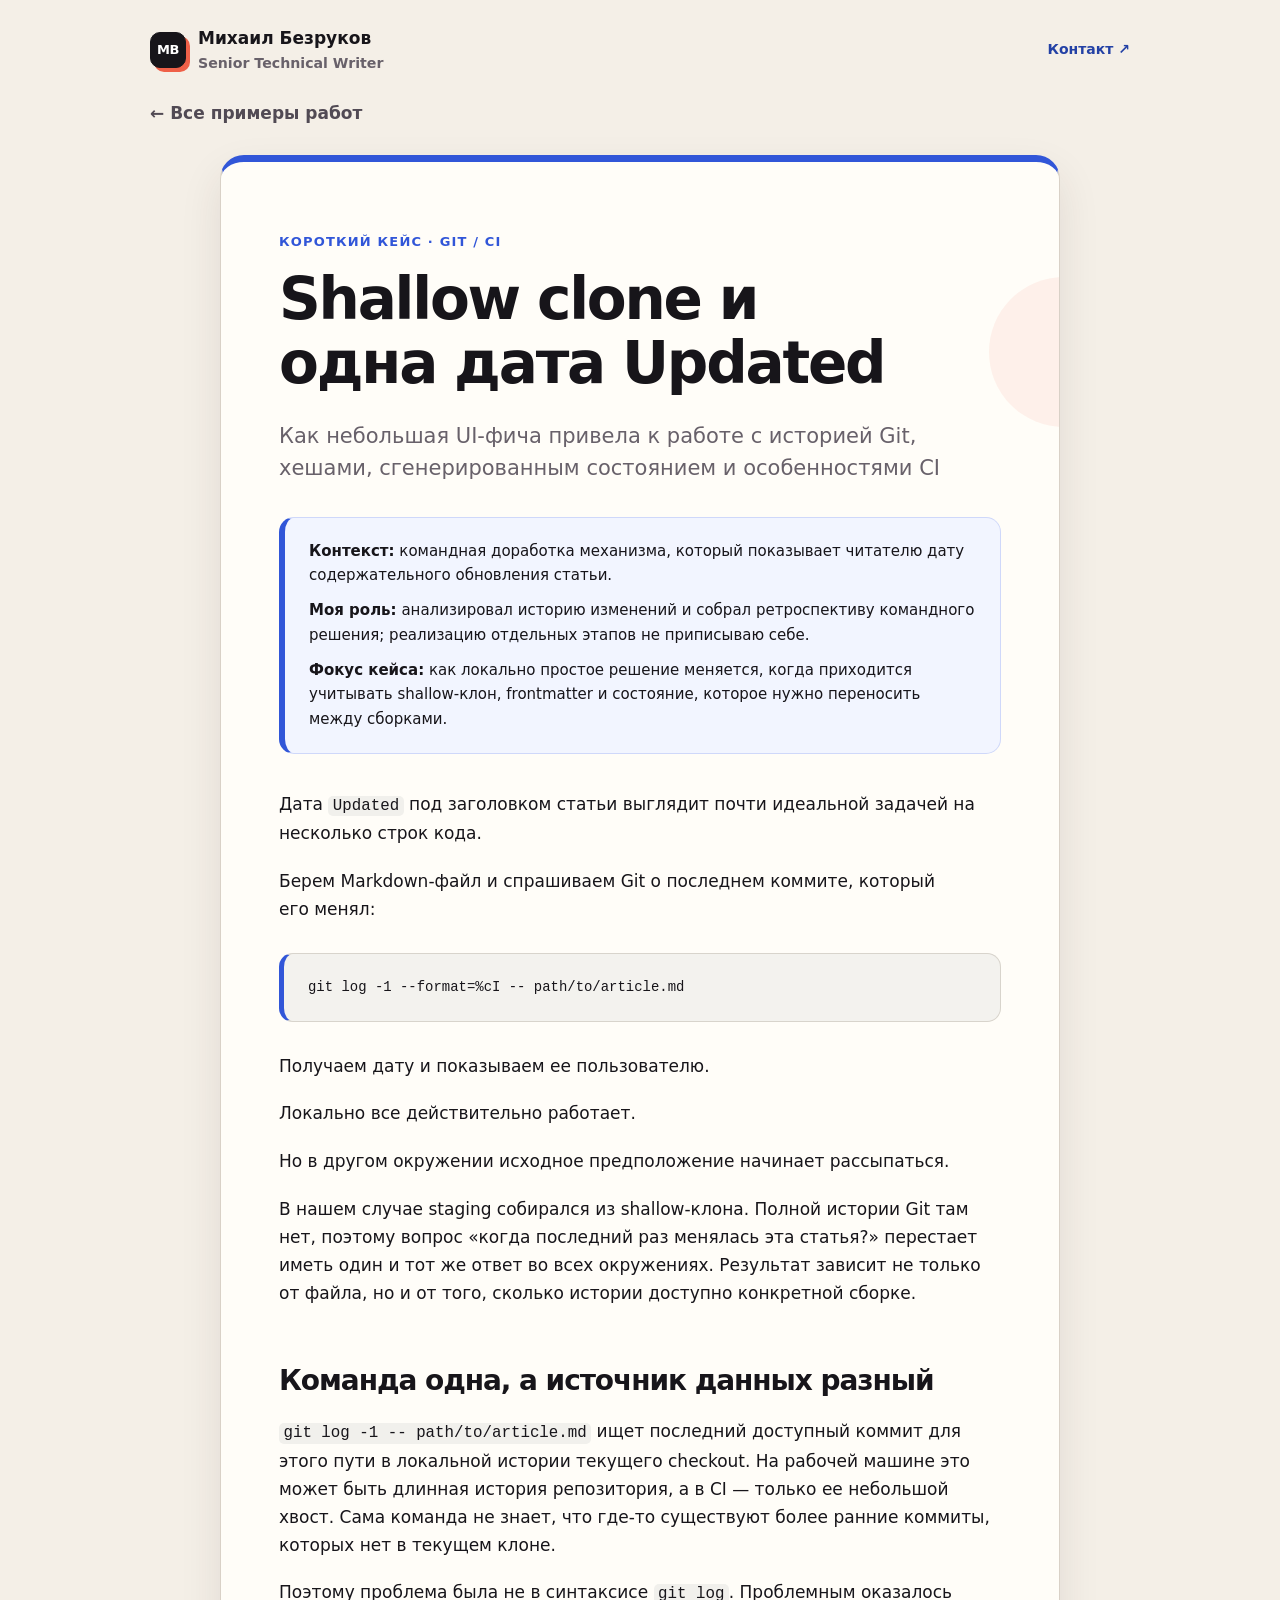
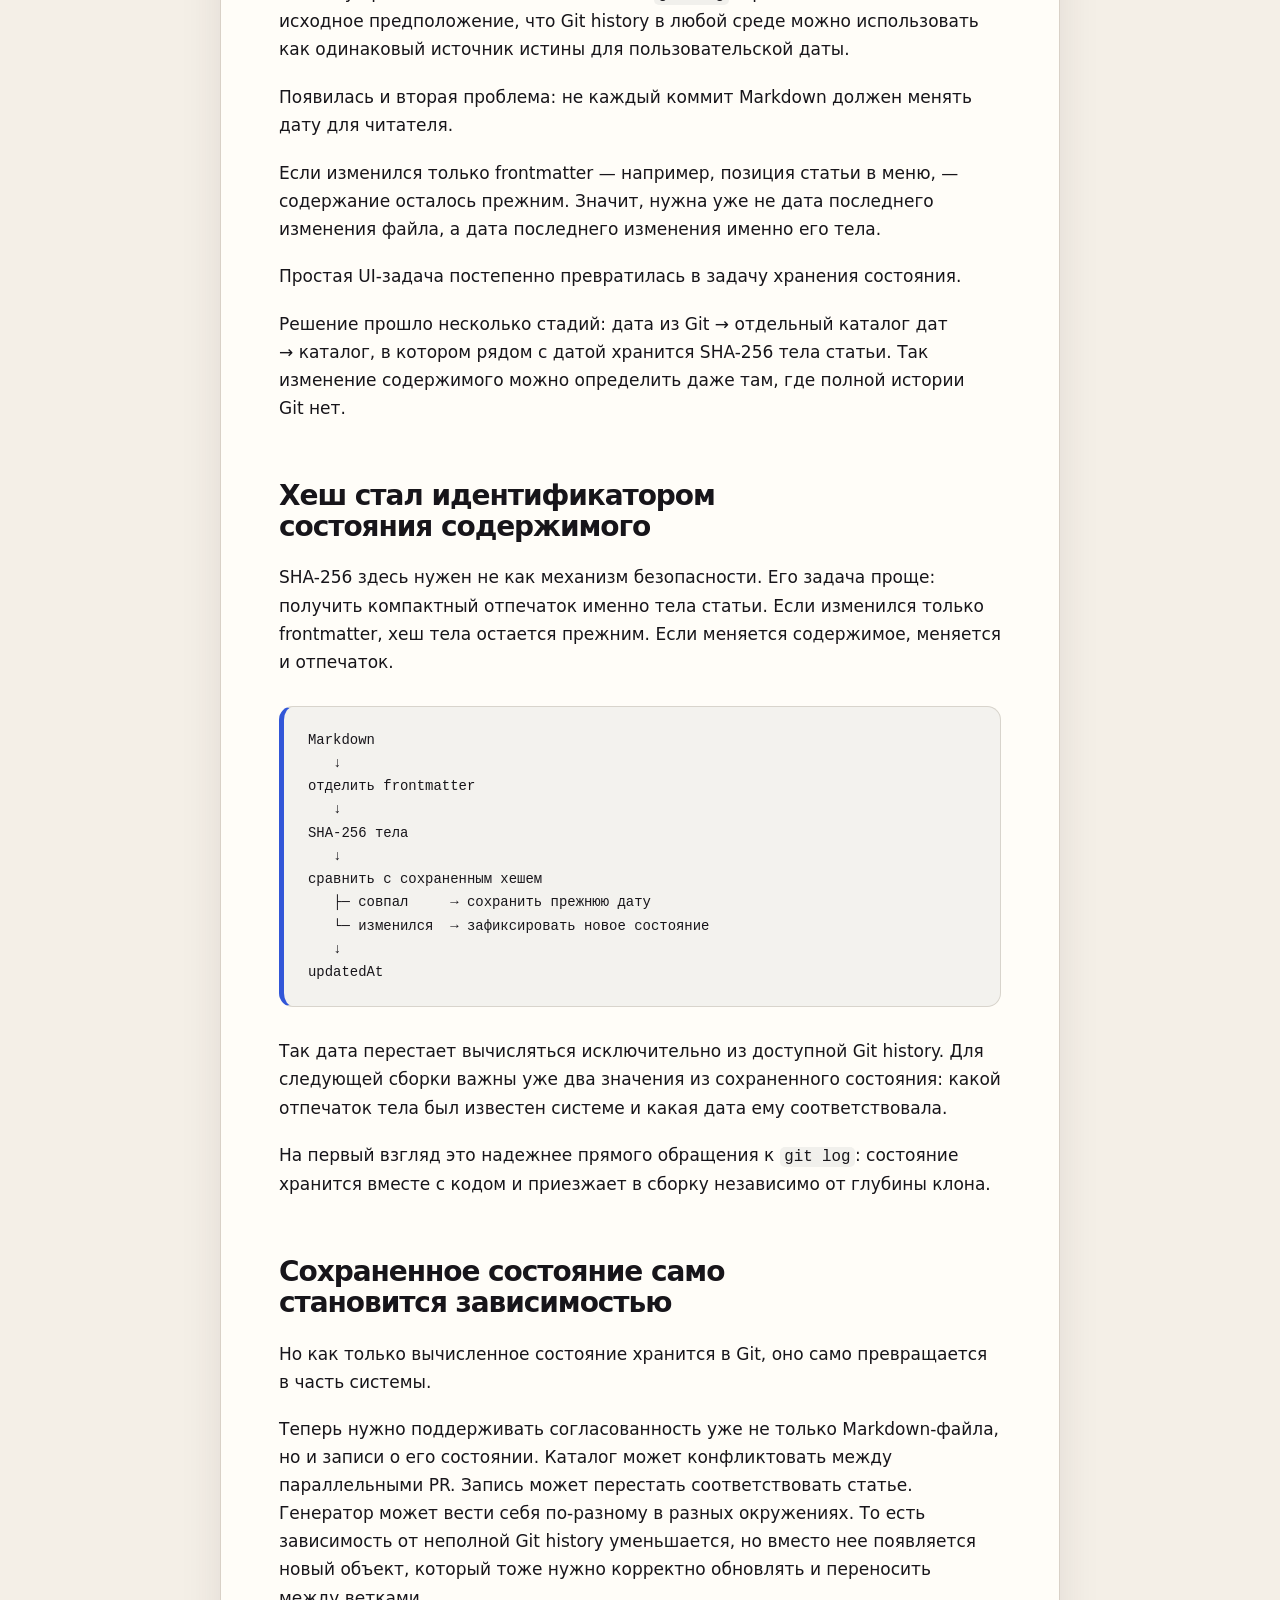
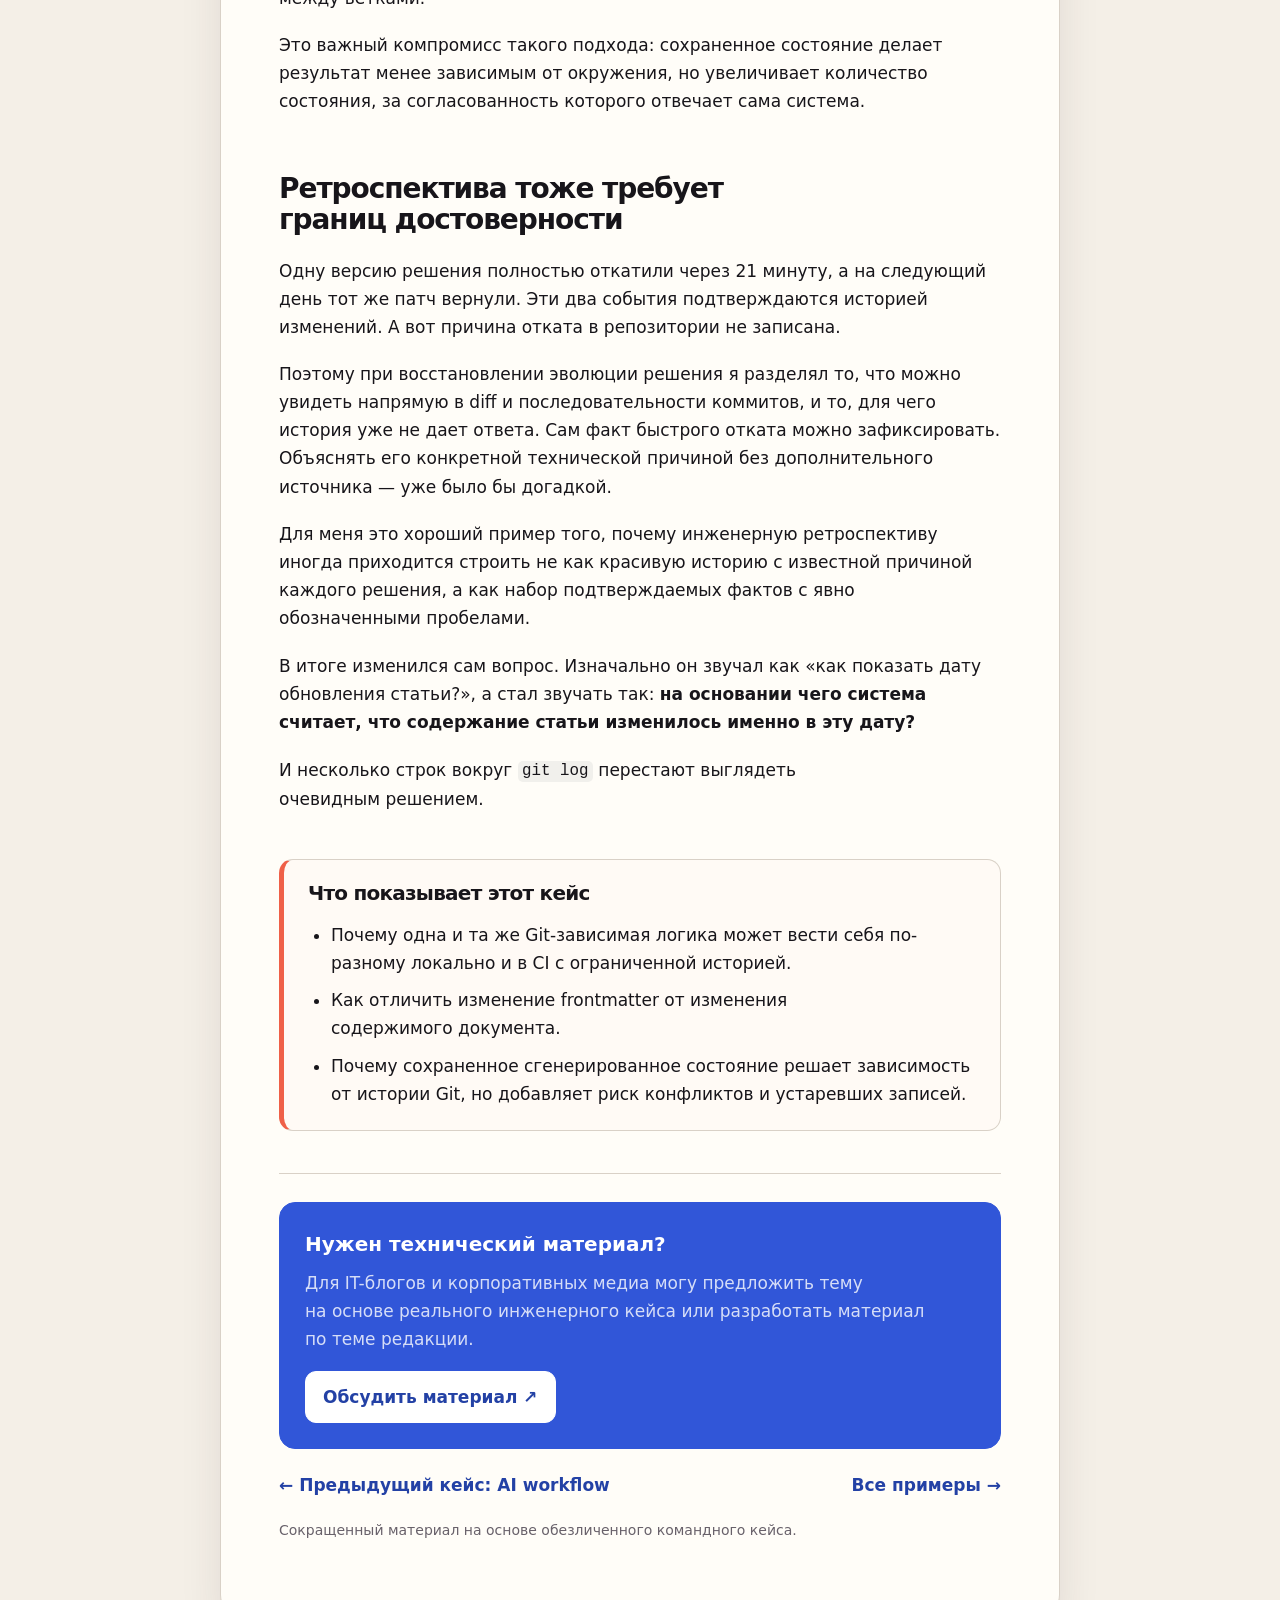
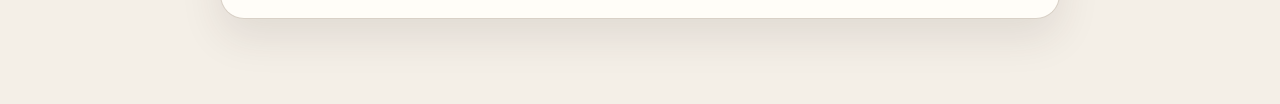
<file: samples/updated-date.html>
<!doctype html>
<html lang="ru">
<head>
  <meta charset="utf-8">
  <meta name="viewport" content="width=device-width, initial-scale=1">
  <meta name="description" content="Как небольшая UI-фича привела к истории Git, SHA-256, сгенерированному состоянию, shallow-клону и особенностям CI.">
  <meta name="author" content="Mikhail Bezrukov">
  <meta name="robots" content="index, follow">
  <meta property="og:title" content="Shallow clone и одна дата Updated — Михаил Безруков">
  <meta property="og:description" content="Как небольшая UI-фича привела к истории Git, SHA-256, сгенерированному состоянию и особенностям CI.">
  <meta property="og:type" content="article">
  <meta property="og:url" content="https://mikhail-bezrukov-tw.github.io/technical-writing-samples-ru/samples/updated-date.html">
  <meta property="og:locale" content="ru_RU">
  <meta name="twitter:card" content="summary">
  <title>Shallow clone и одна дата Updated — Михаил Безруков</title>
  <link rel="canonical" href="https://mikhail-bezrukov-tw.github.io/technical-writing-samples-ru/samples/updated-date.html">
  <link rel="stylesheet" href="../styles.css?v=20261003-1">
</head>
<body>
  <div class="article-shell">
    <header class="article-masthead">
      <a class="article-author" href="../index.html">
        <span class="article-author-mark">MB</span>
        <span>Михаил Безруков<small>Senior Technical Writer</small></span>
      </a>
      <a class="article-contact" href="https://t.me/el_miguel" target="_blank" rel="noreferrer">Контакт ↗</a>
    </header>
    <div class="article-top">
      <a class="back" href="../index.html#samples">← Все примеры работ</a>
    </div>
  </div>

  <article class="article">
    <p class="eyebrow">Короткий кейс · Git / CI</p>
    <h1>Shallow clone и одна дата Updated</h1>
    <p class="subtitle">Как небольшая UI-фича привела к работе с историей Git, хешами, сгенерированным состоянием и особенностями CI</p>

    <div class="case-context">
      <p><strong>Контекст:</strong> командная доработка механизма, который показывает читателю дату содержательного обновления статьи.</p>
      <p><strong>Моя роль:</strong> анализировал историю изменений и собрал ретроспективу командного решения; реализацию отдельных этапов не приписываю себе.</p>
      <p><strong>Фокус кейса:</strong> как локально простое решение меняется, когда приходится учитывать shallow-клон, frontmatter и состояние, которое нужно переносить между сборками.</p>
    </div>

    <p>Дата <code>Updated</code> под заголовком статьи выглядит почти идеальной задачей на несколько строк кода.</p>

    <p>Берем Markdown-файл и спрашиваем Git о последнем коммите, который его менял:</p>

<pre><code>git log -1 --format=%cI -- path/to/article.md</code></pre>

    <p>Получаем дату и показываем ее пользователю.</p>

    <p>Локально все действительно работает.</p>

    <p>Но в другом окружении исходное предположение начинает рассыпаться.</p>

    <p>В нашем случае staging собирался из shallow-клона. Полной истории Git там нет, поэтому вопрос «когда последний раз менялась эта статья?» перестает иметь один и тот же ответ во всех окружениях. Результат зависит не только от файла, но и от того, сколько истории доступно конкретной сборке.</p>

    <h2>Команда одна, а источник данных разный</h2>

    <p><code>git log -1 -- path/to/article.md</code> ищет последний доступный коммит для этого пути в локальной истории текущего checkout. На рабочей машине это может быть длинная история репозитория, а в CI — только ее небольшой хвост. Сама команда не знает, что где-то существуют более ранние коммиты, которых нет в текущем клоне.</p>

    <p>Поэтому проблема была не в синтаксисе <code>git log</code>. Проблемным оказалось исходное предположение, что Git history в любой среде можно использовать как одинаковый источник истины для пользовательской даты.</p>

    <p>Появилась и вторая проблема: не каждый коммит Markdown должен менять дату для читателя.</p>

    <p>Если изменился только frontmatter — например, позиция статьи в меню, — содержание осталось прежним. Значит, нужна уже не дата последнего изменения файла, а дата последнего изменения именно его тела.</p>

    <p>Простая UI-задача постепенно превратилась в задачу хранения состояния.</p>

    <p>Решение прошло несколько стадий: дата из Git → отдельный каталог дат → каталог, в котором рядом с датой хранится SHA-256 тела статьи. Так изменение содержимого можно определить даже там, где полной истории Git нет.</p>

    <h2>Хеш стал идентификатором состояния содержимого</h2>

    <p>SHA-256 здесь нужен не как механизм безопасности. Его задача проще: получить компактный отпечаток именно тела статьи. Если изменился только frontmatter, хеш тела остается прежним. Если меняется содержимое, меняется и отпечаток.</p>

<pre><code>Markdown
   ↓
отделить frontmatter
   ↓
SHA-256 тела
   ↓
сравнить с сохраненным хешем
   ├─ совпал     → сохранить прежнюю дату
   └─ изменился  → зафиксировать новое состояние
   ↓
updatedAt</code></pre>

    <p>Так дата перестает вычисляться исключительно из доступной Git history. Для следующей сборки важны уже два значения из сохраненного состояния: какой отпечаток тела был известен системе и какая дата ему соответствовала.</p>

    <p>На первый взгляд это надежнее прямого обращения к <code>git log</code>: состояние хранится вместе с кодом и приезжает в сборку независимо от глубины клона.</p>

    <h2>Сохраненное состояние само становится зависимостью</h2>

    <p>Но как только вычисленное состояние хранится в Git, оно само превращается в часть системы.</p>

    <p>Теперь нужно поддерживать согласованность уже не только Markdown-файла, но и записи о его состоянии. Каталог может конфликтовать между параллельными PR. Запись может перестать соответствовать статье. Генератор может вести себя по-разному в разных окружениях. То есть зависимость от неполной Git history уменьшается, но вместо нее появляется новый объект, который тоже нужно корректно обновлять и переносить между ветками.</p>

    <p>Это важный компромисс такого подхода: сохраненное состояние делает результат менее зависимым от окружения, но увеличивает количество состояния, за согласованность которого отвечает сама система.</p>

    <h2>Ретроспектива тоже требует границ достоверности</h2>

    <p>Одну версию решения полностью откатили через 21 минуту, а на следующий день тот же патч вернули. Эти два события подтверждаются историей изменений. А вот причина отката в репозитории не записана.</p>

    <p>Поэтому при восстановлении эволюции решения я разделял то, что можно увидеть напрямую в diff и последовательности коммитов, и то, для чего история уже не дает ответа. Сам факт быстрого отката можно зафиксировать. Объяснять его конкретной технической причиной без дополнительного источника — уже было бы догадкой.</p>

    <p>Для меня это хороший пример того, почему инженерную ретроспективу иногда приходится строить не как красивую историю с известной причиной каждого решения, а как набор подтверждаемых фактов с явно обозначенными пробелами.</p>

    <p>В итоге изменился сам вопрос. Изначально он звучал как «как показать дату обновления статьи?», а стал звучать так: <strong>на основании чего система считает, что содержание статьи изменилось именно в эту дату?</strong></p>

    <p>И несколько строк вокруг <code>git log</code> перестают выглядеть очевидным решением.</p>

    <div class="sample-note">
      <h2>Что показывает этот кейс</h2>
      <ul>
        <li>Почему одна и та же Git-зависимая логика может вести себя по-разному локально и в CI с ограниченной историей.</li>
        <li>Как отличить изменение frontmatter от изменения содержимого документа.</li>
        <li>Почему сохраненное сгенерированное состояние решает зависимость от истории Git, но добавляет риск конфликтов и устаревших записей.</li>
      </ul>
    </div>

    <div class="article-footer">
      <div class="article-footer-cta">
        <strong>Нужен технический материал?</strong>
        <p>Для IT-блогов и корпоративных медиа могу предложить тему на&nbsp;основе реального инженерного кейса или разработать материал по&nbsp;теме редакции.</p>
        <a class="button" href="https://t.me/el_miguel" target="_blank" rel="noreferrer">Обсудить материал ↗</a>
      </div>
      <div class="article-next">
        <a href="ai-workflow.html">← Предыдущий кейс: AI workflow</a>
        <a href="../index.html#samples">Все примеры →</a>
      </div>
      <p class="meta">Сокращенный материал на основе обезличенного командного кейса.</p>
    </div>
  </article>
</body>
</html>
</file>
<file: styles.css>
:root {
  --bg: #f4efe7;
  --paper: #fffdf8;
  --surface: #ffffff;
  --surface-soft: #f8f7f3;
  --text: #17151a;
  --muted: #68616a;
  --muted-dark: #514a54;
  --border: #d9d1c7;
  --border-strong: #c9c0b4;

  --accent: #3156d8;
  --accent-dark: #2341a5;
  --accent-soft: #e8edff;

  --coral: #ef6048;
  --coral-dark: #bd402f;
  --coral-soft: #ffe9e3;

  --code-bg: #f1f0ec;
  --max: 1180px;
  --article: 840px;
  --radius: 22px;
  --shadow: 0 18px 42px rgba(55, 43, 37, 0.10);
}

* {
  box-sizing: border-box;
}

html {
  scroll-behavior: smooth;
}

::selection {
  background: #cdd8ff;
  color: var(--text);
}

body {
  margin: 0;
  background: var(--bg);
  color: var(--text);
  font-family: ui-sans-serif, system-ui, -apple-system, BlinkMacSystemFont, "Segoe UI",
    sans-serif;
  line-height: 1.65;
  font-size: 17px;
  -webkit-font-smoothing: antialiased;
}

a {
  color: inherit;
}

a,
button,
.card {
  -webkit-tap-highlight-color: transparent;
}

a:focus-visible,
.button:focus-visible,
.card:focus-visible {
  outline: 3px solid rgba(49, 86, 216, 0.33);
  outline-offset: 4px;
}

.wrap {
  width: min(calc(100% - 48px), var(--max));
  margin: 0 auto;
}

/* Hero */

.hero {
  position: relative;
  overflow: hidden;
  padding: 0 0 74px;
  background:
    linear-gradient(135deg, #fffdf8 0%, #fffdf8 72%, #edf1ff 72%, #edf1ff 100%);
  border-bottom: 1px solid var(--border);
}

.hero::before {
  content: "";
  position: absolute;
  right: 9%;
  top: 150px;
  width: 170px;
  height: 170px;
  border: 1px solid rgba(239, 96, 72, 0.55);
  border-radius: 32px;
  background: rgba(255, 233, 227, 0.86);
  transform: rotate(8deg);
  box-shadow: 22px 22px 0 rgba(49, 86, 216, 0.08);
  pointer-events: none;
}

.hero::after {
  content: "";
  position: absolute;
  right: -105px;
  bottom: -160px;
  width: 330px;
  height: 330px;
  border: 1px solid rgba(49, 86, 216, 0.26);
  border-radius: 50%;
  box-shadow:
    0 0 0 46px rgba(49, 86, 216, 0.045),
    0 0 0 92px rgba(49, 86, 216, 0.022);
  pointer-events: none;
}

.topnav {
  display: flex;
  align-items: center;
  justify-content: space-between;
  min-height: 76px;
  margin-bottom: 58px;
}

.brand {
  display: inline-grid;
  place-items: center;
  width: 42px;
  height: 42px;
  border: 1px solid var(--coral);
  border-radius: 11px;
  background: rgba(255, 233, 227, .34);
  color: var(--accent);
  font-weight: 850;
  letter-spacing: -0.04em;
}

.nav-links {
  display: flex;
  align-items: center;
  gap: 30px;
}

.nav-links a {
  position: relative;
  color: var(--muted-dark);
  text-decoration: none;
  font-size: 15px;
  font-weight: 700;
}

.nav-links a::after {
  content: "";
  position: absolute;
  left: 0;
  right: 100%;
  bottom: -5px;
  height: 2px;
  background: var(--coral);
  transition: right .16s ease;
}

.nav-links a:hover::after {
  right: 0;
}

.hero-inner {
  position: relative;
  z-index: 1;
  max-width: 900px;
}

.eyebrow {
  margin: 0 0 16px;
  color: var(--accent);
  font-size: 13px;
  font-weight: 850;
  letter-spacing: .09em;
  text-transform: uppercase;
}

.eyebrow-dot {
  color: var(--coral);
}


h1,
h2,
h3 {
  line-height: 1.1;
  letter-spacing: -0.038em;
  text-wrap: balance;
}

p,
li {
  text-wrap: pretty;
}

h1 {
  margin: 0;
  font-size: clamp(48px, 7vw, 82px);
  font-weight: 820;
}

.hero h1 {
  font-size: clamp(40px, 5.8vw, 68px);
}

.role {
  margin: 14px 0 0;
  color: var(--muted);
  font-size: clamp(24px, 3.5vw, 36px);
  letter-spacing: -0.025em;
}

.lead {
  max-width: 820px;
  margin: 32px 0 0;
  font-size: 21px;
  line-height: 1.58;
}

.hero-actions {
  display: flex;
  flex-wrap: wrap;
  gap: 12px;
  margin-top: 32px;
}

/* Generic */

.tags {
  display: flex;
  flex-wrap: wrap;
  gap: 8px;
}

.tag {
  display: inline-flex;
  align-items: center;
  padding: 7px 11px;
  border: 1px solid var(--border);
  border-radius: 999px;
  background: rgba(255,255,255,0.76);
  color: #4e4850;
  font-size: 13px;
  font-weight: 650;
}

.button {
  display: inline-flex;
  align-items: center;
  justify-content: center;
  min-height: 46px;
  padding: 11px 17px;
  border: 1px solid var(--accent);
  border-radius: 11px;
  background: var(--accent);
  color: #fff;
  font-weight: 780;
  text-decoration: none;
  box-shadow: 0 7px 0 rgba(35, 65, 165, .12);
  transition:
    transform .15s ease,
    box-shadow .15s ease,
    background .15s ease;
}

.button:hover {
  transform: translateY(-2px);
  box-shadow: 0 10px 20px rgba(49, 86, 216, .17);
}

.button.secondary {
  border-color: var(--border-strong);
  background: var(--paper);
  color: var(--text);
  box-shadow: none;
}

.button.secondary:hover {
  border-color: var(--coral);
  color: var(--coral-dark);
}

.section {
  padding: 82px 0;
  border-bottom: 1px solid var(--border);
}

#about.section {
  background: #fff9f1;
}

#samples.section {
  background:
    linear-gradient(rgba(49, 86, 216, 0.035) 1px, transparent 1px),
    linear-gradient(90deg, rgba(49, 86, 216, 0.035) 1px, transparent 1px),
    #f0f3ff;
  background-size: 32px 32px;
}

#contact.section {
  background: #fff9f1;
}

.section-grid {
  display: grid;
  grid-template-columns: 230px minmax(0, 800px);
  gap: 72px;
  align-items: start;
}

.section-label span {
  display: inline-grid;
  place-items: center;
  min-width: 40px;
  height: 28px;
  padding: 0 10px;
  margin-bottom: 12px;
  border-radius: 999px;
  background: var(--coral);
  color: #fff;
  font-size: 12px;
  font-weight: 850;
  letter-spacing: .09em;
}

.section-label h2,
.section-heading h2 {
  margin: 0;
  font-size: 32px;
}

.section-heading {
  display: flex;
  align-items: end;
  justify-content: space-between;
  gap: 32px;
  margin-bottom: 34px;
}

.section-heading > p {
  max-width: 560px;
  margin: 0;
  color: var(--muted-dark);
  text-align: left;
}

.about {
  max-width: 800px;
  color: #343039;
}

.about p {
  margin: 0 0 1.25em;
}

.about p:last-child {
  margin-bottom: 0;
}

.about-lead {
  color: var(--text);
  font-size: 23px;
  line-height: 1.5;
  letter-spacing: -0.015em;
}

.about-note {
  margin-top: 22px !important;
  color: var(--muted);
  font-size: 14px;
}

.proof-grid {
  display: grid;
  grid-template-columns: repeat(2, minmax(0, 1fr));
  gap: 12px;
  margin: 30px 0 22px;
}

.proof {
  position: relative;
  overflow: hidden;
  padding: 20px 20px 19px;
  border: 1px solid var(--border);
  border-radius: 16px;
  background: var(--paper);
  box-shadow: 0 8px 20px rgba(77, 59, 48, .045);
}

.proof::before {
  content: "";
  position: absolute;
  inset: 0 auto 0 0;
  width: 5px;
  background: var(--accent);
}

.proof strong {
  display: block;
  margin-bottom: 5px;
  color: var(--text);
  font-size: 18px;
}

.proof span {
  color: var(--muted);
  font-size: 14px;
}

.expertise-row {
  display: flex;
  flex-wrap: wrap;
  gap: 8px;
  margin: 4px 0 22px;
}

.expertise-pill {
  display: inline-flex;
  align-items: center;
  min-height: 34px;
  padding: 7px 12px;
  border: 1px solid var(--border);
  border-radius: 999px;
  background: rgba(255,255,255,.78);
  color: var(--muted-dark);
  font-size: 13px;
  font-weight: 700;
  line-height: 1;
}

/* Cards */

.grid {
  display: grid;
  grid-template-columns: repeat(3, minmax(0, 1fr));
  gap: 18px;
}

.card {
  --card-accent: var(--accent);
  position: relative;
  display: flex;
  flex-direction: column;
  min-height: 405px;
  padding: 27px 25px 24px;
  overflow: hidden;
  border: 1px solid rgba(23, 21, 26, 0.14);
  border-radius: var(--radius);
  background: var(--paper);
  box-shadow: 0 12px 26px rgba(47, 39, 35, .07);
  text-decoration: none;
  transition:
    transform .18s ease,
    border-color .18s ease,
    box-shadow .18s ease;
}

.grid .card {
  --card-accent: var(--accent);
}

.grid .card.featured-card {
  --card-accent: var(--coral);
}

.grid .card.short-card {
  --card-accent: var(--accent);
}

.card::before {
  content: "";
  position: absolute;
  inset: 0 0 auto 0;
  height: 6px;
  background: var(--card-accent);
}

.card::after {
  content: "";
  position: absolute;
  right: -34px;
  bottom: -48px;
  width: 120px;
  height: 120px;
  border: 1px solid color-mix(in srgb, var(--card-accent) 28%, transparent);
  border-radius: 50%;
  opacity: .8;
  pointer-events: none;
}

.card:hover {
  transform: translateY(-6px);
  border-color: color-mix(in srgb, var(--card-accent) 45%, var(--border));
  box-shadow: 0 20px 38px rgba(47, 39, 35, .12);
}

.featured-card {
  background: #fffaf7;
}

.card-top {
  display: flex;
  align-items: center;
  justify-content: space-between;
  gap: 14px;
  margin-bottom: 20px;
}

.card-kicker {
  color: var(--card-accent);
  font-size: 12px;
  font-weight: 850;
  text-transform: uppercase;
  letter-spacing: .075em;
}

.card-number {
  color: color-mix(in srgb, var(--card-accent) 72%, #6f6870);
  font-size: 14px;
  font-weight: 850;
}

.card h3 {
  margin: 0;
  font-size: 26px;
}

.card > p {
  margin: 18px 0 0;
  color: var(--muted);
}

.card .tags {
  margin-top: auto;
  padding-top: 24px;
}

.card .tag {
  border-color: color-mix(in srgb, var(--card-accent) 20%, var(--border));
  background: color-mix(in srgb, var(--card-accent) 6%, #fff);
}

.card-link {
  display: flex;
  align-items: center;
  gap: 8px;
  margin-top: 20px;
  color: var(--card-accent);
  font-weight: 850;
}

.card-link span {
  transition: transform .16s ease;
}

.card:hover .card-link span {
  transform: translateX(5px);
}

/* Bottom CTA */

.section-last {
  padding-bottom: 74px;
}

.bottom-grid {
  display: grid;
  grid-template-columns: 1.08fr .92fr;
  gap: 18px;
}

.cta-card {
  min-height: 300px;
  padding: 31px;
  border: 1px solid var(--border);
  border-radius: var(--radius);
  background: var(--paper);
  box-shadow: 0 12px 30px rgba(55, 43, 37, .07);
}

.cta-accent {
  border-color: var(--accent);
  background: var(--accent);
  color: #fff;
  box-shadow: 0 18px 38px rgba(49, 86, 216, .20);
}

.cta-kicker {
  margin: 0 0 12px;
  color: var(--coral);
  font-size: 12px;
  font-weight: 850;
  letter-spacing: .09em;
  text-transform: uppercase;
}

.cta-accent .cta-kicker {
  color: #ffd5ca;
}

.cta-card h2 {
  margin: 0;
  font-size: 30px;
}

.cta-card > p:not(.cta-kicker) {
  max-width: 640px;
  margin: 18px 0 0;
  color: var(--muted);
}

.cta-accent > p:not(.cta-kicker) {
  color: rgba(255,255,255,.83);
}

.cta-accent .button {
  border-color: #fff;
  background: #fff;
  color: var(--accent-dark);
  box-shadow: none;
}

.cta-accent .button.secondary {
  border-color: rgba(255,255,255,.44);
  background: rgba(255,255,255,.10);
  color: #fff;
}

.cta-accent .button.secondary:hover {
  border-color: #fff;
  color: #fff;
}

.text-link {
  display: inline-flex;
  align-items: center;
  gap: 8px;
  margin-top: 26px;
  color: var(--coral-dark);
  font-weight: 850;
  text-decoration: none;
}

.text-link span {
  transition: transform .15s ease;
}

.text-link:hover span {
  transform: translate(2px, -2px);
}

.contact-box {
  display: grid;
  grid-template-columns: repeat(2, minmax(0, 1fr));
  gap: 12px;
  max-width: 526px;
  margin-top: 28px;
}

.contact-option {
  display: grid;
  gap: 8px;
  justify-items: stretch;
}

.contact-option .button {
  width: 100%;
}

.contact-detail {
  color: rgba(255,255,255,.68);
  font-size: 13px;
  text-align: center;
}

/* Footer */

footer {
  padding: 0 0 36px;
  background: #fff9f1;
  color: var(--muted);
  font-size: 14px;
}

.footer-inner {
  display: flex;
  justify-content: space-between;
  gap: 24px;
  padding-top: 24px;
  border-top: 1px solid var(--border);
}

.footer-inner a {
  color: var(--muted-dark);
  text-decoration: none;
}

.footer-inner a:hover {
  color: var(--accent-dark);
}

/* Article pages */

.article-shell {
  width: min(calc(100% - 48px), 980px);
  margin: 0 auto;
}

.article-masthead {
  display: flex;
  align-items: center;
  justify-content: space-between;
  gap: 18px;
  padding: 24px 0 0;
}

.article-author {
  display: inline-flex;
  align-items: center;
  gap: 12px;
  color: var(--text);
  text-decoration: none;
  font-weight: 750;
}

.article-author-mark {
  display: inline-grid;
  place-items: center;
  width: 36px;
  height: 36px;
  border: 1px solid var(--text);
  border-radius: 10px;
  background: var(--text);
  color: white;
  font-size: 13px;
  letter-spacing: -.03em;
  box-shadow: 4px 4px 0 var(--coral);
}

.article-author small {
  display: block;
  color: var(--muted);
  font-weight: 550;
}

.article-contact {
  color: var(--accent-dark);
  font-size: 14px;
  font-weight: 800;
  text-decoration: none;
}

.article-top {
  display: flex;
  justify-content: space-between;
  gap: 16px;
  padding: 24px 0 0;
}

.back {
  display: inline-flex;
  align-items: center;
  gap: 6px;
  color: var(--muted-dark);
  text-decoration: none;
  font-weight: 700;
}

.back:hover {
  color: var(--coral-dark);
}

.article {
  position: relative;
  width: min(calc(100% - 48px), var(--article));
  margin: 28px auto 90px;
  padding: 54px 58px 60px;
  overflow: hidden;
  border: 1px solid var(--border);
  border-top: 7px solid var(--accent);
  border-radius: 24px;
  background: var(--paper);
  box-shadow: var(--shadow);
}

.article::after {
  content: "";
  position: absolute;
  right: -80px;
  top: 115px;
  width: 150px;
  height: 150px;
  border-radius: 50%;
  background: rgba(239, 96, 72, .08);
  pointer-events: none;
}

.article h1 {
  margin: 0;
  font-size: clamp(38px, 6vw, 58px);
}

.article h2 {
  margin: 2.1em 0 .75em;
  font-size: 28px;
}

.article h3 {
  margin: 1.8em 0 .65em;
  font-size: 21px;
}

.subtitle {
  margin: 20px 0 34px;
  color: var(--muted);
  font-size: 21px;
  line-height: 1.55;
}

.article p {
  margin: 1.15em 0;
}

.article strong {
  font-weight: 790;
}

.article code {
  padding: .08em .28em;
  border-radius: 5px;
  background: var(--code-bg);
  font-size: .93em;
}

.article pre {
  overflow-x: auto;
  margin: 30px 0;
  padding: 22px 24px;
  border: 1px solid #d8d4cc;
  border-left: 5px solid var(--accent);
  border-radius: 14px;
  background: #f3f2ee;
  font-size: 15px;
  line-height: 1.55;
}

.article pre code {
  padding: 0;
  background: transparent;
}

.article ul,
.article ol {
  padding-left: 1.35em;
}

.article li + li {
  margin-top: .55em;
}

.article table {
  width: 100%;
  margin: 28px 0;
  overflow: hidden;
  border: 1px solid var(--border);
  border-collapse: separate;
  border-spacing: 0;
  border-radius: 13px;
  font-size: 15px;
}

.article th,
.article td {
  padding: 12px 12px;
  border-bottom: 1px solid var(--border);
  text-align: left;
  vertical-align: top;
}

.article tr:last-child td {
  border-bottom: 0;
}

.article th {
  background: var(--accent-soft);
  color: var(--accent-dark);
  font-weight: 800;
}

.article td {
  color: #3f3942;
}

.case-context {
  display: grid;
  grid-template-columns: 1fr;
  gap: 10px;
  margin: 32px 0 36px;
  padding: 21px 22px 21px 24px;
  border: 1px solid #cfd8fa;
  border-left: 6px solid var(--accent);
  border-radius: 15px;
  background: #f2f5ff;
}

.case-context p {
  margin: 0;
  font-size: 15px;
}

.case-context strong {
  color: var(--text);
}

.sample-note {
  margin-top: 46px;
  padding: 22px 24px;
  border: 1px solid var(--border);
  border-left: 5px solid var(--coral);
  border-radius: 14px;
  background: #fffaf5;
}

.sample-note h2 {
  margin: 0 0 10px;
  color: var(--text);
  font-size: 20px;
}

.sample-note p,
.sample-note ul {
  margin-bottom: 0;
}

.article-footer {
  margin-top: 42px;
  padding-top: 28px;
  border-top: 1px solid var(--border);
}

.article-footer-cta {
  padding: 25px;
  border: 1px solid var(--accent);
  border-radius: 16px;
  background: var(--accent);
  color: #fff;
}

.article-footer-cta strong {
  display: block;
  font-size: 20px;
}

.article-footer-cta p {
  margin: 8px 0 18px;
  color: rgba(255,255,255,.80);
}

.article-footer-cta .button {
  border-color: #fff;
  background: #fff;
  color: var(--accent-dark);
  box-shadow: none;
}

.article-next {
  display: flex;
  justify-content: space-between;
  gap: 18px;
  margin-top: 22px;
}

.article-next a {
  color: var(--accent-dark);
  font-weight: 800;
  text-decoration: none;
}

.article-next a:hover {
  color: var(--coral-dark);
}

.meta {
  margin-top: 20px !important;
  color: var(--muted);
  font-size: 14px;
}

/* Responsive */

@media (max-width: 1080px) {
  .hero::before {
    right: 3%;
    width: 135px;
    height: 135px;
  }
}

@media (max-width: 1000px) and (min-width: 701px) {
  .grid {
    grid-template-columns: repeat(2, minmax(0, 1fr));
  }

  .card:last-child {
    grid-column: 1 / -1;
    max-width: calc(50% - 9px);
  }
}

@media (max-width: 920px) {
  .hero {
    background: #fffdf8;
  }

  .hero::before {
    opacity: .55;
    right: -35px;
  }

  .section-grid {
    grid-template-columns: 1fr;
    gap: 26px;
  }

  .section-heading {
    align-items: start;
    flex-direction: column;
  }

  .section-heading > p {
    text-align: left;
  }

  .bottom-grid {
    grid-template-columns: 1fr;
  }
}

@media (max-width: 700px) {
  .grid {
    grid-template-columns: 1fr;
  }

  .card:last-child {
    max-width: none;
  }

  .card {
    min-height: 0;
  }
}

@media (max-width: 680px) {
  .wrap,
  .article-shell {
    width: min(calc(100% - 30px), var(--max));
  }

  .hero {
    padding-bottom: 54px;
  }

  .hero::before,
  .hero::after {
    display: none;
  }

  .topnav {
    min-height: 66px;
    margin-bottom: 44px;
  }

  .nav-links {
    gap: 16px;
  }

  .nav-links a:first-child {
    display: none;
  }

  .nav-links a {
    font-size: 14px;
  }

  h1 {
    font-size: clamp(44px, 14vw, 62px);
  }

  .hero h1 {
    font-size: clamp(38px, 11.5vw, 52px);
  }

  .role {
    font-size: 25px;
  }

  .lead {
    margin-top: 26px;
    font-size: 18px;
  }

  .section {
    padding: 58px 0;
  }

  .about-lead {
    font-size: 20px;
  }

  .proof-grid {
    grid-template-columns: 1fr;
  }

  .card,
  .cta-card {
    padding: 22px;
  }

  .card h3 {
    font-size: 24px;
  }

  .contact-box {
    grid-template-columns: 1fr;
    max-width: 100%;
  }

  .article-masthead {
    align-items: flex-start;
  }

  .article-author small {
    font-size: 11px;
  }

  .article {
    width: min(calc(100% - 24px), var(--article));
    margin-top: 22px;
    padding: 34px 22px 42px;
  }

  .article h1 {
    font-size: clamp(31px, 9vw, 38px);
  }

  .subtitle {
    font-size: 19px;
  }

  .article table {
    display: block;
    overflow-x: auto;
    white-space: nowrap;
  }

  .article-next {
    flex-direction: column;
  }

  .footer-inner {
    flex-direction: column;
  }
}

@media (prefers-reduced-motion: reduce) {
  html {
    scroll-behavior: auto;
  }

  *,
  *::before,
  *::after {
    transition-duration: .01ms !important;
    animation-duration: .01ms !important;
    animation-iteration-count: 1 !important;
  }
}
</file>
